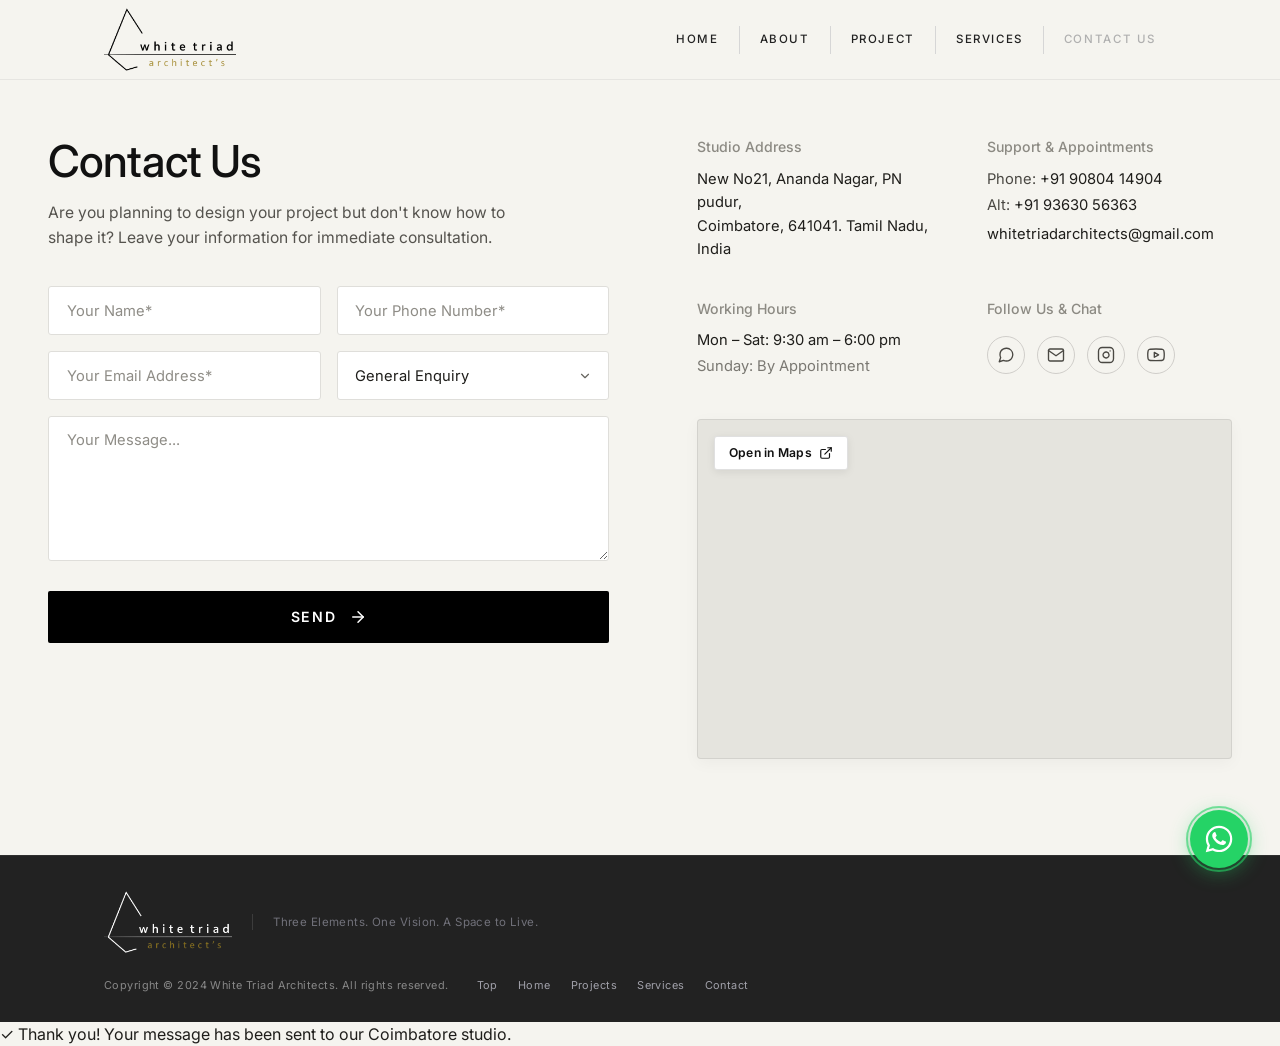
<file: contact.html>
<!DOCTYPE html>
<html lang="en">
<head>
  <meta charset="UTF-8">
  <meta name="viewport" content="width=device-width, initial-scale=1.0">
  <meta http-equiv="X-UA-Compatible" content="ie=edge">
  
  <title>Contact Us — White Triad Architects</title>
  <meta name="description" content="Connect with White Triad Architects at our studio in PN pudur, Coimbatore, Tamil Nadu. Leave your project requirements for an immediate architectural consultation.">
  <meta name="keywords" content="White Triad Architects, Coimbatore architects, PN pudur architecture, interior designers Coimbatore, contact White Triad">
  <meta name="author" content="White Triad Architects">
  
  <!-- Open Graph -->
  <meta property="og:type" content="website">
  <meta property="og:title" content="Contact Us — White Triad Architects">
  <meta property="og:description" content="Are you planning to design your project but don't know how to shape it? Leave your information for immediate consultation.">
  <meta property="og:image" content="assets/images/hero-ai-4k.webp">
  
  <link rel="icon" type="image/svg+xml" href="favicon.svg">
  <link rel="icon" type="image/png" sizes="32x32" href="favicon.png">
  <link rel="shortcut icon" href="favicon.ico">
  <link rel="apple-touch-icon" sizes="180x180" href="apple-touch-icon.png">
  
  <!-- Google Fonts: Inter & Outfit -->
  <link rel="preconnect" href="https://fonts.googleapis.com">
  <link rel="preconnect" href="https://fonts.gstatic.com" crossorigin>
  <link href="https://fonts.googleapis.com/css2?family=Cinzel:wght@500;600;700&family=Inter:wght@300;400;500;600;700&family=Plus+Jakarta+Sans:wght@400;500;600;700&display=swap" rel="stylesheet">

  <link rel="stylesheet" href="styles.css">
</head>
<body class="gravity-contact-body">

  <!-- ================= Site Header ================= -->
  <header class="site-header" id="top">
    <div class="header-container">
      <a href="index.html" class="site-logo brand-logo-wrap" aria-label="White Triad Architects Home">
        <img src="assets/images/logo.png" alt="White Triad Architects" class="site-brand-logo-img" width="132" height="64">
      </a>

      <!-- Desktop Navigation with Vertical Dividers -->
      <nav class="desktop-nav" aria-label="Main Navigation">
        <a href="index.html" class="nav-link">HOME</a>
        <span class="nav-divider" aria-hidden="true"></span>
        <a href="index.html#about" class="nav-link">ABOUT</a>
        <span class="nav-divider" aria-hidden="true"></span>
        <a href="projects.html" class="nav-link">PROJECT</a>
        <span class="nav-divider" aria-hidden="true"></span>
        <a href="services.html" class="nav-link">SERVICES</a>
        <span class="nav-divider" aria-hidden="true"></span>
        <a href="contact.html" class="nav-link active">CONTACT US</a>
      </nav>

      <!-- Mobile Hamburger Button -->
      <button class="mobile-toggle" aria-label="Open Navigation Menu">
        <svg viewBox="0 0 24 24" fill="none" stroke="currentColor" stroke-width="1.8" stroke-linecap="round" stroke-linejoin="round">
          <line x1="3" y1="7" x2="21" y2="7"></line>
          <line x1="3" y1="12" x2="21" y2="12"></line>
          <line x1="3" y1="17" x2="21" y2="17"></line>
        </svg>
      </button>
    </div>
  </header>

  <!-- Mobile Navigation Drawer -->
  <div class="drawer-backdrop" aria-hidden="true"></div>
  <aside class="mobile-drawer" aria-label="Mobile Navigation Drawer">
    <div class="drawer-header">
      <a href="index.html" class="site-logo brand-logo-wrap" aria-label="White Triad Architects Home">
        <img src="assets/images/logo.png" alt="White Triad Architects" class="site-brand-logo-img" width="132" height="64">
      </a>
      <button class="drawer-close" aria-label="Close Navigation Menu">
        <svg width="20" height="20" viewBox="0 0 24 24" fill="none" stroke="currentColor" stroke-width="2" stroke-linecap="round" stroke-linejoin="round">
          <line x1="18" y1="6" x2="6" y2="18"></line>
          <line x1="6" y1="6" x2="18" y2="18"></line>
        </svg>
      </button>
    </div>
    <nav class="drawer-nav">
      <a href="index.html" class="drawer-link">HOME</a>
      <a href="index.html#about" class="drawer-link">ABOUT</a>
      <a href="projects.html" class="drawer-link">PROJECT</a>
      <a href="services.html" class="drawer-link">SERVICES</a>
      <a href="contact.html" class="drawer-link active">CONTACT US</a>
      <a href="#gravity-contact-form" class="inquiry-btn trigger-inquiry" style="margin-top: 1rem; text-align: center; text-decoration: none;">GET IN TOUCH</a>
    </nav>
  </aside>

  <!-- ================= Main Contact Layout ================= -->
  <main class="gravity-main-wrap">
    <div class="gravity-content-container">
      <div class="gravity-layout-grid">
        
        <!-- LEFT COLUMN: Contact Form -->
        <section class="gravity-form-column" aria-labelledby="contact-heading">
          <div class="gravity-form-header">
            <h1 class="gravity-form-title" id="contact-heading">Contact Us</h1>
            <p class="gravity-form-subtitle">
              Are you planning to design your project but don't know how to shape it? Leave your information for immediate consultation.
            </p>
          </div>

          <form id="gravity-contact-form" class="gravity-form" novalidate>
            <!-- Row 1: Name and Phone -->
            <div class="gravity-form-row">
              <div class="gravity-field-group">
                <input 
                  type="text" 
                  id="user-name" 
                  name="name" 
                  class="gravity-input" 
                  placeholder="Your Name*" 
                  required 
                  autocomplete="name"
                >
              </div>
              <div class="gravity-field-group">
                <input 
                  type="tel" 
                  id="user-phone" 
                  name="phone" 
                  class="gravity-input" 
                  placeholder="Your Phone Number*" 
                  required 
                  autocomplete="tel"
                >
              </div>
            </div>

            <!-- Row 2: Email and Enquiry Dropdown -->
            <div class="gravity-form-row">
              <div class="gravity-field-group">
                <input 
                  type="email" 
                  id="user-email" 
                  name="email" 
                  class="gravity-input" 
                  placeholder="Your Email Address*" 
                  required 
                  autocomplete="email"
                >
              </div>
              <div class="gravity-field-group gravity-select-wrap">
                <select id="user-enquiry" name="enquiry_type" class="gravity-select">
                  <option value="General Enquiry" selected>General Enquiry</option>
                  <option value="Residential Architecture">Residential Architecture</option>
                  <option value="Home Interior Solutions">Home Interior Solutions</option>
                  <option value="Commercial & Office Space">Commercial &amp; Office Space</option>
                  <option value="Landscape & Elevation">Landscape &amp; Elevation</option>
                  <option value="Turnkey Project Management">Turnkey Project Management</option>
                </select>
                <div class="gravity-select-arrow" aria-hidden="true">
                  <svg width="14" height="14" viewBox="0 0 24 24" fill="none" stroke="currentColor" stroke-width="2" stroke-linecap="round" stroke-linejoin="round">
                    <polyline points="6 9 12 15 18 9"></polyline>
                  </svg>
                </div>
              </div>
            </div>

            <!-- Row 3: Message Textarea -->
            <div class="gravity-field-group">
              <textarea 
                id="user-message" 
                name="message" 
                class="gravity-textarea" 
                placeholder="Your Message..." 
                rows="6" 
                required
              ></textarea>
            </div>

            <!-- Row 4: Submit Button (Exact Black Block Match) -->
            <button type="submit" class="gravity-send-btn" id="gravity-submit-btn">
              <span class="btn-text">SEND</span>
              <svg class="btn-arrow" width="18" height="18" viewBox="0 0 24 24" fill="none" stroke="currentColor" stroke-width="2" stroke-linecap="round" stroke-linejoin="round">
                <line x1="5" y1="12" x2="19" y2="12"></line>
                <polyline points="12 5 19 12 12 19"></polyline>
              </svg>
            </button>
          </form>
        </section>

        <!-- RIGHT COLUMN: Details Grid & Interactive Map -->
        <section class="gravity-info-column" aria-label="Studio Information and Location">
          
          <!-- 2x2 Details Grid (Exact Mockup Match) -->
          <div class="gravity-details-grid">
            
            <!-- Cell 1: Address -->
            <div class="gravity-info-cell">
              <h2 class="gravity-cell-label">Studio Address</h2>
              <address class="gravity-cell-text not-italic">
                New No21, Ananda Nagar, PN pudur,<br>
                Coimbatore, 641041. Tamil Nadu, India
              </address>
            </div>

            <!-- Cell 2: Support & Direct Enquiries -->
            <div class="gravity-info-cell">
              <h2 class="gravity-cell-label">Support &amp; Appointments</h2>
              <div class="gravity-cell-text">
                <div class="gravity-contact-item">
                  <span class="gravity-item-title">Phone:</span> 
                  <a href="tel:+919080414904" class="gravity-link">+91 90804 14904</a>
                </div>
                <div class="gravity-contact-item">
                  <span class="gravity-item-title">Alt:</span> 
                  <a href="tel:+919363056363" class="gravity-link">+91 93630 56363</a>
                </div>
                <div class="gravity-contact-item" style="margin-top: 0.35rem;">
                  <a href="mailto:whitetriadarchitects@gmail.com" class="gravity-link">whitetriadarchitects@gmail.com</a>
                </div>
              </div>
            </div>

            <!-- Cell 3: Working Hours -->
            <div class="gravity-info-cell">
              <h2 class="gravity-cell-label">Working Hours</h2>
              <div class="gravity-cell-text">
                <p>Mon – Sat: 9:30 am – 6:00 pm</p>
                <p class="gravity-muted-line">Sunday: By Appointment</p>
              </div>
            </div>

            <!-- Cell 4: Follow Us on Social Media -->
            <div class="gravity-info-cell">
              <h2 class="gravity-cell-label">Follow Us &amp; Chat</h2>
              <div class="gravity-social-circles">
                <!-- WhatsApp -->
                <a href="https://wa.me/919080414904" target="_blank" rel="noopener noreferrer" class="gravity-social-btn" aria-label="Chat on WhatsApp">
                  <svg width="18" height="18" viewBox="0 0 24 24" fill="none" stroke="currentColor" stroke-width="1.8" stroke-linecap="round" stroke-linejoin="round">
                    <path d="M21 11.5a8.38 8.38 0 0 1-.9 3.8 8.5 8.5 0 0 1-7.6 4.7 8.38 8.38 0 0 1-3.8-.9L3 21l1.9-5.7a8.38 8.38 0 0 1-.9-3.8 8.5 8.5 0 0 1 4.7-7.6 8.38 8.38 0 0 1 3.8-.9h.5a8.48 8.48 0 0 1 8 8v.5z"></path>
                  </svg>
                </a>
                <!-- Email -->
                <a href="mailto:whitetriadarchitects@gmail.com" class="gravity-social-btn" aria-label="Send Email">
                  <svg width="18" height="18" viewBox="0 0 24 24" fill="none" stroke="currentColor" stroke-width="1.8" stroke-linecap="round" stroke-linejoin="round">
                    <path d="M4 4h16c1.1 0 2 .9 2 2v12c0 1.1-.9 2-2 2H4c-1.1 0-2-.9-2-2V6c0-1.1.9-2 2-2z"></path>
                    <polyline points="22,6 12,13 2,6"></polyline>
                  </svg>
                </a>
                <!-- Instagram -->
                <a href="https://instagram.com" target="_blank" rel="noopener noreferrer" class="gravity-social-btn" aria-label="Follow us on Instagram">
                  <svg width="18" height="18" viewBox="0 0 24 24" fill="none" stroke="currentColor" stroke-width="1.8" stroke-linecap="round" stroke-linejoin="round">
                    <rect x="2" y="2" width="20" height="20" rx="5" ry="5"></rect>
                    <path d="M16 11.37A4 4 0 1 1 12.63 8 4 4 0 0 1 16 11.37z"></path>
                    <line x1="17.5" y1="6.5" x2="17.51" y2="6.5"></line>
                  </svg>
                </a>
                <!-- YouTube -->
                <a href="https://youtube.com" target="_blank" rel="noopener noreferrer" class="gravity-social-btn" aria-label="Watch our YouTube channel">
                  <svg width="18" height="18" viewBox="0 0 24 24" fill="none" stroke="currentColor" stroke-width="1.8" stroke-linecap="round" stroke-linejoin="round">
                    <path d="M22.54 6.42a2.78 2.78 0 0 0-1.94-2C18.88 4 12 4 12 4s-6.88 0-8.6.46a2.78 2.78 0 0 0-1.94 2A29 29 0 0 0 1 11.75a29 29 0 0 0 .46 5.33A2.78 2.78 0 0 0 3.4 19c1.72.46 8.6.46 8.6.46s6.88 0 8.6-.46a2.78 2.78 0 0 0 1.94-2 29 29 0 0 0 .46-5.25 29 29 0 0 0-.46-5.33z"></path>
                    <polygon points="9.75 15.02 15.5 11.75 9.75 8.48 9.75 15.02"></polygon>
                  </svg>
                </a>
              </div>
            </div>

          </div>

          <!-- Interactive Map Container (Exact Mockup Match) -->
          <div class="gravity-map-frame-wrap">
            <!-- Floating "Open in Maps" Button in top-left -->
            <a 
              href="https://maps.google.com/?q=New+No21,+Ananda+Nagar,+PN+pudur,+Coimbatore,+641041" 
              target="_blank" 
              rel="noopener noreferrer" 
              class="gravity-open-maps-btn"
              title="Open location in Google Maps"
            >
              <span>Open in Maps</span>
              <svg width="14" height="14" viewBox="0 0 24 24" fill="none" stroke="currentColor" stroke-width="2" stroke-linecap="round" stroke-linejoin="round">
                <path d="M18 13v6a2 2 0 0 1-2 2H5a2 2 0 0 1-2-2V8a2 2 0 0 1 2-2h6"></path>
                <polyline points="15 3 21 3 21 9"></polyline>
                <line x1="10" y1="14" x2="21" y2="3"></line>
              </svg>
            </a>

            <!-- Google Map Embed (Centered on PN Pudur, Coimbatore 641041) -->
            <iframe 
              src="https://www.google.com/maps/embed?pb=!1m18!1m12!1m3!1d15664.846399086438!2d76.9152!3d11.0185!2m3!1f0!2f0!3f0!3m2!1i1024!2i768!4f13.1!3m3!1m2!1s0x3ba8591f4229b469%3A0xbcf0407fcf8f0f8a!2sP+N+Pudur%2C+Coimbatore%2C+Tamil+Nadu+641041!5e0!3m2!1sen!2sin!4v1700000000000!5m2!1sen!2sin" 
              class="gravity-map-iframe" 
              allowfullscreen="" 
              loading="lazy" 
              referrerpolicy="no-referrer-when-downgrade"
              title="White Triad Architects Coimbatore Studio Map"
            ></iframe>
          </div>

        </section>

      </div>
    </div>
  </main>

  <!-- ================= Site Footer ================= -->
  <footer class="site-footer">
    <div class="footer-container">
      <div class="footer-brand-wrap">
        <a href="index.html" class="footer-logo-link" aria-label="White Triad Architects Home">
          <picture>
            <source type="image/webp" srcset="assets/images/logo-white.webp">
            <img src="assets/images/logo-white.png" alt="White Triad Architects" class="footer-brand-logo-img" width="132" height="64" loading="lazy">
          </picture>
        </a>
        <span class="footer-tagline">Three Elements. One Vision. A Space to Live.</span>
      </div>
      <div class="footer-meta-wrap">
        <span class="footer-copy">Copyright &copy; 2024 White Triad Architects. All rights reserved.</span>
        <div class="footer-links">
          <a href="#top">Top</a>
          <a href="index.html">Home</a>
          <a href="projects.html">Projects</a>
          <a href="services.html">Services</a>
          <a href="contact.html">Contact</a>
        </div>
      </div>
    </div>
  </footer>

  <!-- Notification Toast -->
  <div id="toast-msg" class="toast" role="status" aria-live="polite">
    <span class="toast-icon">✓</span>
    <span class="toast-text">Thank you! Your message has been sent to our Coimbatore studio.</span>
  </div>

  <!-- Floating WhatsApp Action Button -->
  <a 
    href="https://wa.me/919080414904?text=Hello%20White%20Triad%20Architects,%20I%20would%20like%20to%20inquire%20about%20a%20project." 
    target="_blank" 
    rel="noopener noreferrer" 
    class="floating-whatsapp-btn" 
    aria-label="Chat with White Triad Architects on WhatsApp"
    title="Chat with us on WhatsApp"
  >
    <span class="whatsapp-tooltip">Chat with us</span>
    <svg class="whatsapp-icon" viewBox="0 0 24 24" fill="currentColor" width="30" height="30" aria-hidden="true">
      <path d="M12.04 2c-5.46 0-9.91 4.45-9.91 9.91 0 1.75.46 3.45 1.32 4.95L2.05 22l5.25-1.38c1.45.79 3.08 1.21 4.74 1.21 5.46 0 9.91-4.45 9.91-9.91 0-2.65-1.03-5.14-2.9-7.01A9.816 9.816 0 0 0 12.04 2zm.01 1.67c2.2 0 4.26.86 5.82 2.42a8.225 8.225 0 0 1 2.41 5.83c0 4.54-3.7 8.24-8.24 8.24-1.48 0-2.93-.4-4.2-1.15l-.3-.18-3.12.82.83-3.04-.2-.31a8.196 8.196 0 0 1-1.26-4.38c0-4.54 3.7-8.24 8.24-8.24h-.18zm-3.56 3.39c-.2 0-.44.07-.67.33-.23.26-.88.86-.88 2.1 0 1.24.9 2.44 1.03 2.61.13.17 1.74 2.76 4.29 3.78.61.24 1.09.39 1.46.5.61.19 1.17.16 1.61.1.49-.07 1.5-.61 1.71-1.2.21-.59.21-1.1.15-1.2-.06-.1-.23-.17-.49-.3-.26-.13-1.5-.74-1.73-.83-.23-.09-.4-.13-.57.13-.17.26-.66.83-.81 1-.15.17-.3.19-.56.06-.26-.13-1.1-.41-2.1-1.3-.78-.7-1.31-1.56-1.46-1.82-.15-.26-.02-.4.11-.53.12-.12.26-.31.39-.46.13-.15.17-.26.26-.43.09-.17.04-.33-.02-.46-.06-.13-.57-1.37-.78-1.88-.2-.49-.41-.43-.57-.44l-.49-.01z"/>
    </svg>
    <span class="whatsapp-ping" aria-hidden="true"></span>
  </a>

  <script src="script.js"></script>
</body>
</html>
</file>
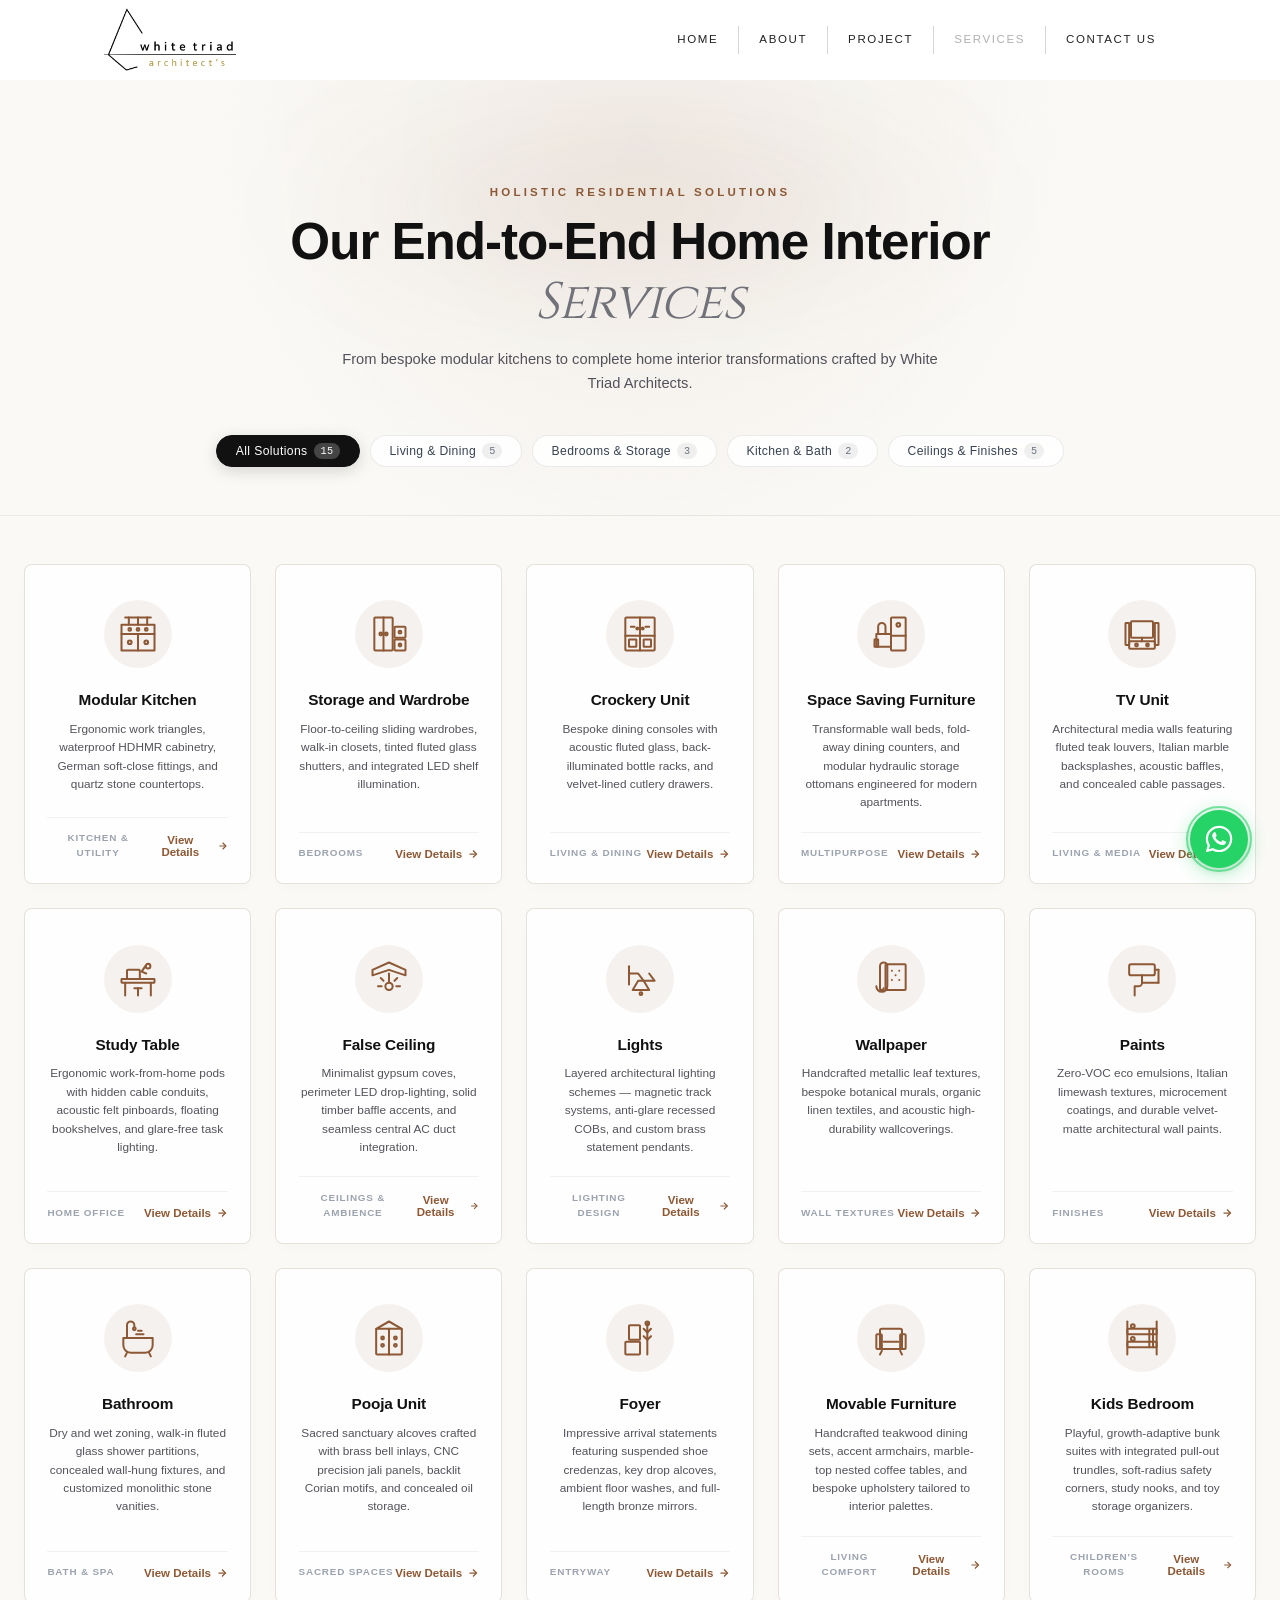
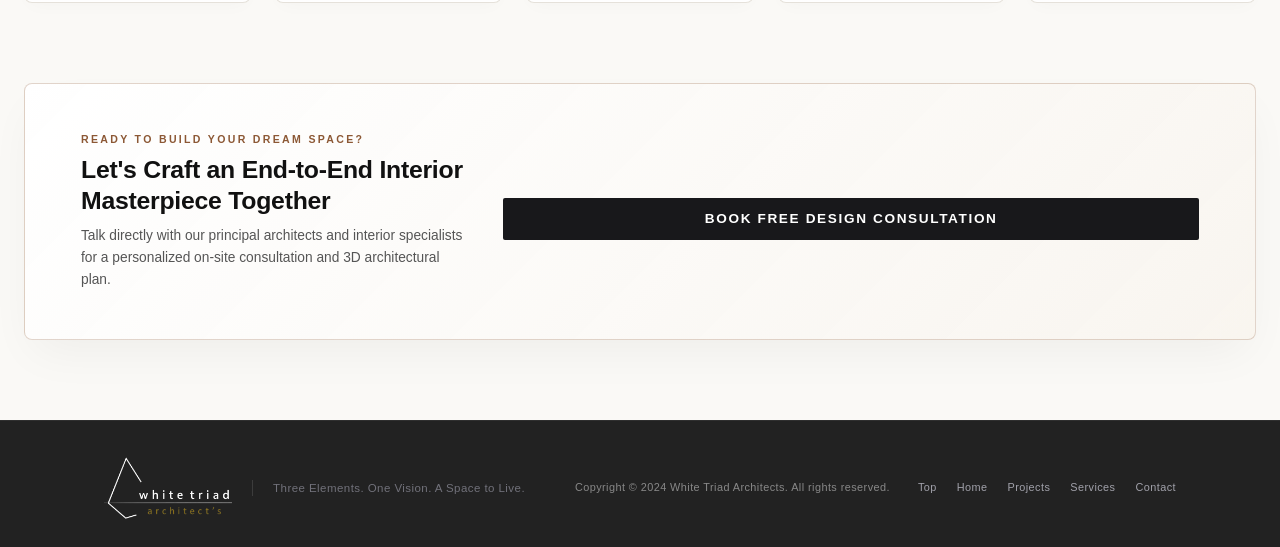
<file: services.html>
<!DOCTYPE html>
<html lang="en">
<head>
  <meta charset="UTF-8">
  <meta name="viewport" content="width=device-width, initial-scale=1.0">
  <meta http-equiv="X-UA-Compatible" content="ie=edge">
  
  <title>Services — White Triad Architects & Interior Design</title>
  <meta name="description" content="Explore White Triad Architects' holistic residential interior solutions — from modular kitchens and luxury wardrobes to complete bespoke home transformations.">
  <meta name="keywords" content="White Triad Architects, home interior services, modular kitchen, luxury wardrobes, false ceiling, architectural lighting, Kerala interior design">
  <meta name="author" content="White Triad Architects">
  
  <!-- Open Graph -->
  <meta property="og:type" content="website">
  <meta property="og:title" content="Our End-to-End Home Interior Services — White Triad Architects">
  <meta property="og:description" content="Holistic residential solutions: from bespoke modular kitchens to complete home interior transformations.">
  <meta property="og:image" content="assets/images/hero-ai-4k.jpg">
  
  <link rel="icon" type="image/svg+xml" href="favicon.svg">
  <link rel="icon" type="image/png" sizes="32x32" href="favicon.png">
  <link rel="shortcut icon" href="favicon.ico">
  <link rel="apple-touch-icon" sizes="180x180" href="apple-touch-icon.png">
  
  <!-- Google Fonts: Cinzel & Inter -->
  <link rel="preconnect" href="https://fonts.googleapis.com">
  <link rel="preconnect" href="https://fonts.gstatic.com" crossorigin>
  <link href="https://fonts.googleapis.com/css2?family=Cinzel:wght@400;500;600;700&display=swap" rel="stylesheet">

  <link rel="stylesheet" href="styles.css">
</head>
<body class="services-page-body">

  <!-- ================= Site Header ================= -->
  <header class="site-header" id="top">
    <div class="header-container">
      <a href="index.html" class="site-logo brand-logo-wrap" aria-label="White Triad Architects Home">
        <img src="assets/images/logo.png" alt="White Triad Architects" class="site-brand-logo-img" width="132" height="64">
      </a>

      <!-- Desktop Navigation with Vertical Dividers -->
      <nav class="desktop-nav" aria-label="Main Navigation">
        <a href="index.html" class="nav-link">HOME</a>
        <span class="nav-divider" aria-hidden="true"></span>
        <a href="index.html#about" class="nav-link">ABOUT</a>
        <span class="nav-divider" aria-hidden="true"></span>
        <a href="projects.html" class="nav-link">PROJECT</a>
        <span class="nav-divider" aria-hidden="true"></span>
        <a href="services.html" class="nav-link active">SERVICES</a>
        <span class="nav-divider" aria-hidden="true"></span>
        <a href="contact.html" class="nav-link">CONTACT US</a>
      </nav>

      <!-- Mobile Hamburger Button -->
      <button class="mobile-toggle" aria-label="Open Navigation Menu">
        <svg viewBox="0 0 24 24" fill="none" stroke="currentColor" stroke-width="1.8" stroke-linecap="round" stroke-linejoin="round">
          <line x1="3" y1="7" x2="21" y2="7"></line>
          <line x1="3" y1="12" x2="21" y2="12"></line>
          <line x1="3" y1="17" x2="21" y2="17"></line>
        </svg>
      </button>
    </div>
  </header>

  <!-- Mobile Navigation Drawer -->
  <div class="drawer-backdrop" aria-hidden="true"></div>
  <aside class="mobile-drawer" aria-label="Mobile Navigation Drawer">
    <div class="drawer-header">
      <a href="index.html" class="site-logo brand-logo-wrap" aria-label="White Triad Architects Home">
        <img src="assets/images/logo.png" alt="White Triad Architects" class="site-brand-logo-img" width="132" height="64">
      </a>
      <button class="drawer-close" aria-label="Close Navigation Menu">
        <svg width="20" height="20" viewBox="0 0 24 24" fill="none" stroke="currentColor" stroke-width="2" stroke-linecap="round" stroke-linejoin="round">
          <line x1="18" y1="6" x2="6" y2="18"></line>
          <line x1="6" y1="6" x2="18" y2="18"></line>
        </svg>
      </button>
    </div>
    <nav class="drawer-nav">
      <a href="index.html" class="drawer-link">HOME</a>
      <a href="index.html#about" class="drawer-link">ABOUT</a>
      <a href="projects.html" class="drawer-link">PROJECT</a>
      <a href="services.html" class="drawer-link active">SERVICES</a>
      <a href="contact.html" class="drawer-link">CONTACT US</a>
      <button class="inquiry-btn trigger-inquiry" style="margin-top: 1rem;">GET IN TOUCH</button>
    </nav>
  </aside>

  <!-- ================= Services Page Hero Header ================= -->
  <main class="services-main-content">
    
    <header class="services-hero-header">
      <div class="services-hero-ambient" aria-hidden="true"></div>
      <div class="services-header-container">
        <span class="services-hero-eyebrow">HOLISTIC RESIDENTIAL SOLUTIONS</span>
        <h1 class="services-hero-title">Our End-to-End Home Interior <span class="title-accent-italic">Services</span></h1>
        <p class="services-hero-subtitle">From bespoke modular kitchens to complete home interior transformations crafted by White Triad Architects.</p>
        
        <!-- Interactive Category Filter Bar -->
        <div class="services-filter-bar" role="tablist" aria-label="Filter Services by Category">
          <button class="service-filter-btn active" data-filter="all" role="tab" aria-selected="true">
            All Solutions <span class="filter-count">15</span>
          </button>
          <button class="service-filter-btn" data-filter="living" role="tab" aria-selected="false">
            Living &amp; Dining <span class="filter-count">5</span>
          </button>
          <button class="service-filter-btn" data-filter="bedrooms" role="tab" aria-selected="false">
            Bedrooms &amp; Storage <span class="filter-count">3</span>
          </button>
          <button class="service-filter-btn" data-filter="kitchen" role="tab" aria-selected="false">
            Kitchen &amp; Bath <span class="filter-count">2</span>
          </button>
          <button class="service-filter-btn" data-filter="finishes" role="tab" aria-selected="false">
            Ceilings &amp; Finishes <span class="filter-count">5</span>
          </button>
        </div>
      </div>
    </header>

    <!-- ================= 15 Services Grid ================= -->
    <section class="services-grid-section">
      <div class="services-container">
        
        <div class="services-grid" id="services-grid">

          <!-- 01: Modular Kitchen -->
          <article class="service-card" data-category="kitchen" data-service-id="modular-kitchen">
            <div class="service-card-glow" aria-hidden="true"></div>
            <div class="service-icon-wrap" aria-hidden="true">
              <!-- Modular Kitchen Icon -->
              <svg viewBox="0 0 48 48" fill="none" stroke="currentColor" stroke-width="2.2" stroke-linecap="round" stroke-linejoin="round">
                <path d="M6 14h36v28H6z"></path>
                <path d="M6 24h36"></path>
                <path d="M24 24v18"></path>
                <circle cx="15" cy="33" r="2"></circle>
                <circle cx="33" cy="33" r="2"></circle>
                <path d="M14 6v8"></path>
                <path d="M24 6v8"></path>
                <path d="M34 6v8"></path>
                <path d="M10 6h28"></path>
                <circle cx="15" cy="19" r="1.5"></circle>
                <circle cx="24" cy="19" r="1.5"></circle>
                <circle cx="33" cy="19" r="1.5"></circle>
              </svg>
            </div>
            <h3 class="service-card-title">Modular Kitchen</h3>
            <p class="service-card-brief">Ergonomic work triangles, waterproof HDHMR cabinetry, German soft-close fittings, and quartz stone countertops.</p>
            <div class="service-card-footer">
              <span class="service-cat-pill">Kitchen &amp; Utility</span>
              <button class="service-explore-btn" aria-label="Explore Modular Kitchen details">
                <span>View Details</span>
                <svg width="12" height="12" viewBox="0 0 24 24" fill="none" stroke="currentColor" stroke-width="2.5"><line x1="5" y1="12" x2="19" y2="12"></line><polyline points="12 5 19 12 12 19"></polyline></svg>
              </button>
            </div>
          </article>

          <!-- 02: Storage and Wardrobe -->
          <article class="service-card" data-category="bedrooms" data-service-id="storage-wardrobe">
            <div class="service-card-glow" aria-hidden="true"></div>
            <div class="service-icon-wrap" aria-hidden="true">
              <!-- Wardrobe & Storage Icon -->
              <svg viewBox="0 0 48 48" fill="none" stroke="currentColor" stroke-width="2.2" stroke-linecap="round" stroke-linejoin="round">
                <rect x="8" y="6" width="20" height="36" rx="1"></rect>
                <line x1="18" y1="6" x2="18" y2="42"></line>
                <circle cx="15" cy="24" r="1.5"></circle>
                <circle cx="21" cy="24" r="1.5"></circle>
                <rect x="30" y="16" width="12" height="12" rx="1"></rect>
                <rect x="30" y="30" width="12" height="12" rx="1"></rect>
                <circle cx="36" cy="22" r="1.5"></circle>
                <circle cx="36" cy="36" r="1.5"></circle>
              </svg>
            </div>
            <h3 class="service-card-title">Storage and Wardrobe</h3>
            <p class="service-card-brief">Floor-to-ceiling sliding wardrobes, walk-in closets, tinted fluted glass shutters, and integrated LED shelf illumination.</p>
            <div class="service-card-footer">
              <span class="service-cat-pill">Bedrooms</span>
              <button class="service-explore-btn" aria-label="Explore Storage and Wardrobe details">
                <span>View Details</span>
                <svg width="12" height="12" viewBox="0 0 24 24" fill="none" stroke="currentColor" stroke-width="2.5"><line x1="5" y1="12" x2="19" y2="12"></line><polyline points="12 5 19 12 12 19"></polyline></svg>
              </button>
            </div>
          </article>

          <!-- 03: Crockery Unit -->
          <article class="service-card" data-category="living" data-service-id="crockery-unit">
            <div class="service-card-glow" aria-hidden="true"></div>
            <div class="service-icon-wrap" aria-hidden="true">
              <!-- Crockery Display Cabinet Icon -->
              <svg viewBox="0 0 48 48" fill="none" stroke="currentColor" stroke-width="2.2" stroke-linecap="round" stroke-linejoin="round">
                <rect x="8" y="6" width="32" height="36" rx="1"></rect>
                <line x1="8" y1="26" x2="40" y2="26"></line>
                <line x1="24" y1="6" x2="24" y2="42"></line>
                <path d="M14 16h4"></path>
                <path d="M30 16h4"></path>
                <rect x="12" y="30" width="8" height="8" rx="0.5"></rect>
                <rect x="28" y="30" width="8" height="8" rx="0.5"></rect>
                <circle cx="21" cy="18" r="1"></circle>
                <circle cx="27" cy="18" r="1"></circle>
              </svg>
            </div>
            <h3 class="service-card-title">Crockery Unit</h3>
            <p class="service-card-brief">Bespoke dining consoles with acoustic fluted glass, back-illuminated bottle racks, and velvet-lined cutlery drawers.</p>
            <div class="service-card-footer">
              <span class="service-cat-pill">Living &amp; Dining</span>
              <button class="service-explore-btn" aria-label="Explore Crockery Unit details">
                <span>View Details</span>
                <svg width="12" height="12" viewBox="0 0 24 24" fill="none" stroke="currentColor" stroke-width="2.5"><line x1="5" y1="12" x2="19" y2="12"></line><polyline points="12 5 19 12 12 19"></polyline></svg>
              </button>
            </div>
          </article>

          <!-- 04: Space Saving Furniture -->
          <article class="service-card" data-category="living" data-service-id="space-saving-furniture">
            <div class="service-card-glow" aria-hidden="true"></div>
            <div class="service-icon-wrap" aria-hidden="true">
              <!-- Space Saving Furniture Icon -->
              <svg viewBox="0 0 48 48" fill="none" stroke="currentColor" stroke-width="2.2" stroke-linecap="round" stroke-linejoin="round">
                <rect x="24" y="6" width="16" height="36" rx="1"></rect>
                <path d="M8 24h16v14H8z"></path>
                <path d="M10 24v-8a4 4 0 0 1 8 0v8"></path>
                <path d="M6 30h4v8H6z"></path>
                <circle cx="32" cy="14" r="2"></circle>
                <line x1="24" y1="26" x2="40" y2="26"></line>
              </svg>
            </div>
            <h3 class="service-card-title">Space Saving Furniture</h3>
            <p class="service-card-brief">Transformable wall beds, fold-away dining counters, and modular hydraulic storage ottomans engineered for modern apartments.</p>
            <div class="service-card-footer">
              <span class="service-cat-pill">Multipurpose</span>
              <button class="service-explore-btn" aria-label="Explore Space Saving Furniture details">
                <span>View Details</span>
                <svg width="12" height="12" viewBox="0 0 24 24" fill="none" stroke="currentColor" stroke-width="2.5"><line x1="5" y1="12" x2="19" y2="12"></line><polyline points="12 5 19 12 12 19"></polyline></svg>
              </button>
            </div>
          </article>

          <!-- 05: TV Unit -->
          <article class="service-card" data-category="living" data-service-id="tv-unit">
            <div class="service-card-glow" aria-hidden="true"></div>
            <div class="service-icon-wrap" aria-hidden="true">
              <!-- TV Unit Icon -->
              <svg viewBox="0 0 48 48" fill="none" stroke="currentColor" stroke-width="2.2" stroke-linecap="round" stroke-linejoin="round">
                <rect x="12" y="10" width="24" height="18" rx="1"></rect>
                <rect x="10" y="32" width="28" height="8" rx="1"></rect>
                <line x1="24" y1="28" x2="24" y2="32"></line>
                <rect x="6" y="12" width="4" height="24" rx="0.5"></rect>
                <rect x="38" y="12" width="4" height="24" rx="0.5"></rect>
                <circle cx="18" cy="36" r="1.5"></circle>
                <circle cx="30" cy="36" r="1.5"></circle>
              </svg>
            </div>
            <h3 class="service-card-title">TV Unit</h3>
            <p class="service-card-brief">Architectural media walls featuring fluted teak louvers, Italian marble backsplashes, acoustic baffles, and concealed cable passages.</p>
            <div class="service-card-footer">
              <span class="service-cat-pill">Living &amp; Media</span>
              <button class="service-explore-btn" aria-label="Explore TV Unit details">
                <span>View Details</span>
                <svg width="12" height="12" viewBox="0 0 24 24" fill="none" stroke="currentColor" stroke-width="2.5"><line x1="5" y1="12" x2="19" y2="12"></line><polyline points="12 5 19 12 12 19"></polyline></svg>
              </button>
            </div>
          </article>

          <!-- 06: Study Table -->
          <article class="service-card" data-category="bedrooms" data-service-id="study-table">
            <div class="service-card-glow" aria-hidden="true"></div>
            <div class="service-icon-wrap" aria-hidden="true">
              <!-- Study Table & Workstation Icon -->
              <svg viewBox="0 0 48 48" fill="none" stroke="currentColor" stroke-width="2.2" stroke-linecap="round" stroke-linejoin="round">
                <rect x="6" y="24" width="36" height="4" rx="0.5"></rect>
                <line x1="10" y1="28" x2="10" y2="42"></line>
                <line x1="38" y1="28" x2="38" y2="42"></line>
                <rect x="12" y="14" width="14" height="10" rx="1"></rect>
                <path d="M32 10l-4 6 5 2"></path>
                <circle cx="35" cy="10" r="2.5"></circle>
                <path d="M20 34h8"></path>
                <line x1="24" y1="34" x2="24" y2="42"></line>
              </svg>
            </div>
            <h3 class="service-card-title">Study Table</h3>
            <p class="service-card-brief">Ergonomic work-from-home pods with hidden cable conduits, acoustic felt pinboards, floating bookshelves, and glare-free task lighting.</p>
            <div class="service-card-footer">
              <span class="service-cat-pill">Home Office</span>
              <button class="service-explore-btn" aria-label="Explore Study Table details">
                <span>View Details</span>
                <svg width="12" height="12" viewBox="0 0 24 24" fill="none" stroke="currentColor" stroke-width="2.5"><line x1="5" y1="12" x2="19" y2="12"></line><polyline points="12 5 19 12 12 19"></polyline></svg>
              </button>
            </div>
          </article>

          <!-- 07: False Ceiling -->
          <article class="service-card" data-category="finishes" data-service-id="false-ceiling">
            <div class="service-card-glow" aria-hidden="true"></div>
            <div class="service-icon-wrap" aria-hidden="true">
              <!-- False Ceiling Architectural Cove Icon -->
              <svg viewBox="0 0 48 48" fill="none" stroke="currentColor" stroke-width="2.2" stroke-linecap="round" stroke-linejoin="round">
                <path d="M6 14l18-8 18 8v6l-18-6-18 6v-6z"></path>
                <line x1="24" y1="18" x2="24" y2="28"></line>
                <circle cx="24" cy="32" r="4"></circle>
                <line x1="16" y1="32" x2="12" y2="32"></line>
                <line x1="32" y1="32" x2="36" y2="32"></line>
                <line x1="18" y1="26" x2="15" y2="23"></line>
                <line x1="30" y1="26" x2="33" y2="23"></line>
              </svg>
            </div>
            <h3 class="service-card-title">False Ceiling</h3>
            <p class="service-card-brief">Minimalist gypsum coves, perimeter LED drop-lighting, solid timber baffle accents, and seamless central AC duct integration.</p>
            <div class="service-card-footer">
              <span class="service-cat-pill">Ceilings &amp; Ambience</span>
              <button class="service-explore-btn" aria-label="Explore False Ceiling details">
                <span>View Details</span>
                <svg width="12" height="12" viewBox="0 0 24 24" fill="none" stroke="currentColor" stroke-width="2.5"><line x1="5" y1="12" x2="19" y2="12"></line><polyline points="12 5 19 12 12 19"></polyline></svg>
              </button>
            </div>
          </article>

          <!-- 08: Lights -->
          <article class="service-card" data-category="finishes" data-service-id="lights">
            <div class="service-card-glow" aria-hidden="true"></div>
            <div class="service-icon-wrap" aria-hidden="true">
              <!-- Architectural Wall Sconce & Lights Icon -->
              <svg viewBox="0 0 48 48" fill="none" stroke="currentColor" stroke-width="2.2" stroke-linecap="round" stroke-linejoin="round">
                <path d="M12 10v20"></path>
                <path d="M12 18h10l6 8h12l-6-8"></path>
                <path d="M22 26l-6 10h18l-6-10z"></path>
                <circle cx="25" cy="40" r="1.5"></circle>
              </svg>
            </div>
            <h3 class="service-card-title">Lights</h3>
            <p class="service-card-brief">Layered architectural lighting schemes — magnetic track systems, anti-glare recessed COBs, and custom brass statement pendants.</p>
            <div class="service-card-footer">
              <span class="service-cat-pill">Lighting Design</span>
              <button class="service-explore-btn" aria-label="Explore Lights details">
                <span>View Details</span>
                <svg width="12" height="12" viewBox="0 0 24 24" fill="none" stroke="currentColor" stroke-width="2.5"><line x1="5" y1="12" x2="19" y2="12"></line><polyline points="12 5 19 12 12 19"></polyline></svg>
              </button>
            </div>
          </article>

          <!-- 09: Wallpaper -->
          <article class="service-card" data-category="finishes" data-service-id="wallpaper">
            <div class="service-card-glow" aria-hidden="true"></div>
            <div class="service-icon-wrap" aria-hidden="true">
              <!-- Wallpaper Roll & Pattern Icon -->
              <svg viewBox="0 0 48 48" fill="none" stroke="currentColor" stroke-width="2.2" stroke-linecap="round" stroke-linejoin="round">
                <rect x="18" y="8" width="22" height="28" rx="1"></rect>
                <path d="M8 32a6 6 0 0 0 12 0V10a4 4 0 0 0-8 0v24a2 2 0 0 0 4 0"></path>
                <path d="M25 15h.01M33 15h.01M29 20h.01M25 25h.01M33 25h.01"></path>
              </svg>
            </div>
            <h3 class="service-card-title">Wallpaper</h3>
            <p class="service-card-brief">Handcrafted metallic leaf textures, bespoke botanical murals, organic linen textiles, and acoustic high-durability wallcoverings.</p>
            <div class="service-card-footer">
              <span class="service-cat-pill">Wall Textures</span>
              <button class="service-explore-btn" aria-label="Explore Wallpaper details">
                <span>View Details</span>
                <svg width="12" height="12" viewBox="0 0 24 24" fill="none" stroke="currentColor" stroke-width="2.5"><line x1="5" y1="12" x2="19" y2="12"></line><polyline points="12 5 19 12 12 19"></polyline></svg>
              </button>
            </div>
          </article>

          <!-- 10: Paints -->
          <article class="service-card" data-category="finishes" data-service-id="paints">
            <div class="service-card-glow" aria-hidden="true"></div>
            <div class="service-icon-wrap" aria-hidden="true">
              <!-- Paint Roller & Finishes Icon -->
              <svg viewBox="0 0 48 48" fill="none" stroke="currentColor" stroke-width="2.2" stroke-linecap="round" stroke-linejoin="round">
                <rect x="10" y="8" width="28" height="12" rx="2"></rect>
                <path d="M24 20v8a4 4 0 0 1-4 4h-4v10"></path>
                <line x1="38" y1="14" x2="42" y2="14"></line>
                <line x1="42" y1="14" x2="42" y2="28"></line>
                <line x1="42" y1="28" x2="24" y2="28"></line>
              </svg>
            </div>
            <h3 class="service-card-title">Paints</h3>
            <p class="service-card-brief">Zero-VOC eco emulsions, Italian limewash textures, microcement coatings, and durable velvet-matte architectural wall paints.</p>
            <div class="service-card-footer">
              <span class="service-cat-pill">Finishes</span>
              <button class="service-explore-btn" aria-label="Explore Paints details">
                <span>View Details</span>
                <svg width="12" height="12" viewBox="0 0 24 24" fill="none" stroke="currentColor" stroke-width="2.5"><line x1="5" y1="12" x2="19" y2="12"></line><polyline points="12 5 19 12 12 19"></polyline></svg>
              </button>
            </div>
          </article>

          <!-- 11: Bathroom -->
          <article class="service-card" data-category="kitchen" data-service-id="bathroom">
            <div class="service-card-glow" aria-hidden="true"></div>
            <div class="service-icon-wrap" aria-hidden="true">
              <!-- Bathroom Bathtub & Shower Icon -->
              <svg viewBox="0 0 48 48" fill="none" stroke="currentColor" stroke-width="2.2" stroke-linecap="round" stroke-linejoin="round">
                <path d="M8 24h32v8a8 8 0 0 1-8 8H16a8 8 0 0 1-8-8v-8z"></path>
                <path d="M12 24v-14a4 4 0 0 1 8 0v2"></path>
                <circle cx="20" cy="14" r="1.5"></circle>
                <line x1="12" y1="40" x2="10" y2="44"></line>
                <line x1="36" y1="40" x2="38" y2="44"></line>
                <path d="M24 16h4"></path>
                <path d="M22 20h8"></path>
              </svg>
            </div>
            <h3 class="service-card-title">Bathroom</h3>
            <p class="service-card-brief">Dry and wet zoning, walk-in fluted glass shower partitions, concealed wall-hung fixtures, and customized monolithic stone vanities.</p>
            <div class="service-card-footer">
              <span class="service-cat-pill">Bath &amp; Spa</span>
              <button class="service-explore-btn" aria-label="Explore Bathroom details">
                <span>View Details</span>
                <svg width="12" height="12" viewBox="0 0 24 24" fill="none" stroke="currentColor" stroke-width="2.5"><line x1="5" y1="12" x2="19" y2="12"></line><polyline points="12 5 19 12 12 19"></polyline></svg>
              </button>
            </div>
          </article>

          <!-- 12: Pooja Unit -->
          <article class="service-card" data-category="living" data-service-id="pooja-unit">
            <div class="service-card-glow" aria-hidden="true"></div>
            <div class="service-icon-wrap" aria-hidden="true">
              <!-- Sacred Pooja Mandir Alcove Icon -->
              <svg viewBox="0 0 48 48" fill="none" stroke="currentColor" stroke-width="2.2" stroke-linecap="round" stroke-linejoin="round">
                <rect x="10" y="14" width="28" height="28" rx="1"></rect>
                <path d="M10 14L24 6l14 8"></path>
                <line x1="24" y1="14" x2="24" y2="42"></line>
                <circle cx="17" cy="24" r="1.5"></circle>
                <circle cx="31" cy="24" r="1.5"></circle>
                <circle cx="17" cy="32" r="1.5"></circle>
                <circle cx="31" cy="32" r="1.5"></circle>
              </svg>
            </div>
            <h3 class="service-card-title">Pooja Unit</h3>
            <p class="service-card-brief">Sacred sanctuary alcoves crafted with brass bell inlays, CNC precision jali panels, backlit Corian motifs, and concealed oil storage.</p>
            <div class="service-card-footer">
              <span class="service-cat-pill">Sacred Spaces</span>
              <button class="service-explore-btn" aria-label="Explore Pooja Unit details">
                <span>View Details</span>
                <svg width="12" height="12" viewBox="0 0 24 24" fill="none" stroke="currentColor" stroke-width="2.5"><line x1="5" y1="12" x2="19" y2="12"></line><polyline points="12 5 19 12 12 19"></polyline></svg>
              </button>
            </div>
          </article>

          <!-- 13: Foyer -->
          <article class="service-card" data-category="living" data-service-id="foyer">
            <div class="service-card-glow" aria-hidden="true"></div>
            <div class="service-icon-wrap" aria-hidden="true">
              <!-- Entry Foyer Console Icon -->
              <svg viewBox="0 0 48 48" fill="none" stroke="currentColor" stroke-width="2.2" stroke-linecap="round" stroke-linejoin="round">
                <rect x="12" y="10" width="12" height="16" rx="1"></rect>
                <rect x="8" y="28" width="16" height="14" rx="1"></rect>
                <line x1="32" y1="8" x2="32" y2="42"></line>
                <path d="M28 14l4 4 4-4"></path>
                <path d="M28 22l4 4 4-4"></path>
                <circle cx="32" cy="8" r="2"></circle>
              </svg>
            </div>
            <h3 class="service-card-title">Foyer</h3>
            <p class="service-card-brief">Impressive arrival statements featuring suspended shoe credenzas, key drop alcoves, ambient floor washes, and full-length bronze mirrors.</p>
            <div class="service-card-footer">
              <span class="service-cat-pill">Entryway</span>
              <button class="service-explore-btn" aria-label="Explore Foyer details">
                <span>View Details</span>
                <svg width="12" height="12" viewBox="0 0 24 24" fill="none" stroke="currentColor" stroke-width="2.5"><line x1="5" y1="12" x2="19" y2="12"></line><polyline points="12 5 19 12 12 19"></polyline></svg>
              </button>
            </div>
          </article>

          <!-- 14: Movable Furniture -->
          <article class="service-card" data-category="living" data-service-id="movable-furniture">
            <div class="service-card-glow" aria-hidden="true"></div>
            <div class="service-icon-wrap" aria-hidden="true">
              <!-- Curated Designer Armchair & Sofa Icon -->
              <svg viewBox="0 0 48 48" fill="none" stroke="currentColor" stroke-width="2.2" stroke-linecap="round" stroke-linejoin="round">
                <rect x="12" y="14" width="24" height="22" rx="2"></rect>
                <rect x="8" y="20" width="6" height="16" rx="1"></rect>
                <rect x="34" y="20" width="6" height="16" rx="1"></rect>
                <line x1="14" y1="38" x2="12" y2="42"></line>
                <line x1="34" y1="38" x2="36" y2="42"></line>
                <line x1="16" y1="28" x2="32" y2="28"></line>
              </svg>
            </div>
            <h3 class="service-card-title">Movable Furniture</h3>
            <p class="service-card-brief">Handcrafted teakwood dining sets, accent armchairs, marble-top nested coffee tables, and bespoke upholstery tailored to interior palettes.</p>
            <div class="service-card-footer">
              <span class="service-cat-pill">Living Comfort</span>
              <button class="service-explore-btn" aria-label="Explore Movable Furniture details">
                <span>View Details</span>
                <svg width="12" height="12" viewBox="0 0 24 24" fill="none" stroke="currentColor" stroke-width="2.5"><line x1="5" y1="12" x2="19" y2="12"></line><polyline points="12 5 19 12 12 19"></polyline></svg>
              </button>
            </div>
          </article>

          <!-- 15: Kids Bedroom -->
          <article class="service-card" data-category="bedrooms" data-service-id="kids-bedroom">
            <div class="service-card-glow" aria-hidden="true"></div>
            <div class="service-icon-wrap" aria-hidden="true">
              <!-- Kids Bunk Bed & Adventure Bedroom Icon -->
              <svg viewBox="0 0 48 48" fill="none" stroke="currentColor" stroke-width="2.2" stroke-linecap="round" stroke-linejoin="round">
                <line x1="8" y1="6" x2="8" y2="42"></line>
                <line x1="40" y1="6" x2="40" y2="42"></line>
                <rect x="8" y="14" width="32" height="6" rx="1"></rect>
                <rect x="8" y="28" width="32" height="6" rx="1"></rect>
                <line x1="32" y1="14" x2="32" y2="34"></line>
                <line x1="36" y1="14" x2="36" y2="34"></line>
                <circle cx="14" cy="11" r="2"></circle>
                <circle cx="14" cy="25" r="2"></circle>
              </svg>
            </div>
            <h3 class="service-card-title">Kids Bedroom</h3>
            <p class="service-card-brief">Playful, growth-adaptive bunk suites with integrated pull-out trundles, soft-radius safety corners, study nooks, and toy storage organizers.</p>
            <div class="service-card-footer">
              <span class="service-cat-pill">Children's Rooms</span>
              <button class="service-explore-btn" aria-label="Explore Kids Bedroom details">
                <span>View Details</span>
                <svg width="12" height="12" viewBox="0 0 24 24" fill="none" stroke="currentColor" stroke-width="2.5"><line x1="5" y1="12" x2="19" y2="12"></line><polyline points="12 5 19 12 12 19"></polyline></svg>
              </button>
            </div>
          </article>

        </div>
      </div>
    </section>

    <!-- ================= Interactive Service Detail Modal / Drawer ================= -->
    <div class="service-detail-modal" id="service-modal" role="dialog" aria-modal="true" aria-hidden="true">
      <div class="service-modal-backdrop" aria-hidden="true"></div>
      <div class="service-modal-card">
        <button class="service-modal-close" aria-label="Close Service Details">&times;</button>
        
        <div class="service-modal-header">
          <div class="modal-icon-badge" id="modal-service-icon"></div>
          <div>
            <span class="modal-service-tag" id="modal-service-category">Holistic Solution</span>
            <h2 class="modal-service-title" id="modal-service-name">Service Title</h2>
          </div>
        </div>

        <div class="service-modal-body">
          <p class="modal-service-overview" id="modal-service-desc">Detailed service description and architectural approach will appear here.</p>

          <div class="service-specs-grid">
            <div class="spec-block">
              <span class="spec-label">Materials &amp; Hardware</span>
              <span class="spec-val" id="modal-service-materials">Bespoke German Fittings, Marine Ply, Quartz</span>
            </div>
            <div class="spec-block">
              <span class="spec-label">Execution Timeline</span>
              <span class="spec-val" id="modal-service-timeline">3 to 5 Weeks</span>
            </div>
            <div class="spec-block">
              <span class="spec-label">Warranty</span>
              <span class="spec-val" id="modal-service-warranty">10-Year Comprehensive Warranty</span>
            </div>
            <div class="spec-block">
              <span class="spec-label">Design Process</span>
              <span class="spec-val" id="modal-service-process">3D Render &bull; Factory Finish &bull; Precision Install</span>
            </div>
          </div>
        </div>

        <div class="service-modal-footer">
          <button class="service-inquire-btn" id="modal-inquire-trigger">Book Consultation for This Service &rarr;</button>
        </div>
      </div>
    </div>

    <!-- ================= Call to Action Banner ================= -->
    <section class="services-cta-section">
      <div class="services-cta-container">
        <div class="services-cta-glass-card">
          <div class="services-cta-content">
            <span class="services-cta-badge">Ready To Build Your Dream Space?</span>
            <h2 class="services-cta-heading">Let's Craft an End-to-End Interior Masterpiece Together</h2>
            <p class="services-cta-sub">Talk directly with our principal architects and interior specialists for a personalized on-site consultation and 3D architectural plan.</p>
          </div>
          <button class="inquiry-btn trigger-inquiry" style="padding: 0.85rem 2rem; font-size: 0.85rem; letter-spacing: 0.12em;">BOOK FREE DESIGN CONSULTATION</button>
        </div>
      </div>
    </section>

  </main>

  <!-- ================= Site Footer ================= -->
  <footer class="site-footer">
    <div class="footer-container">
      <div class="footer-brand-wrap">
        <a href="index.html" class="footer-logo-link" aria-label="White Triad Architects Home">
          <picture>
            <source type="image/webp" srcset="assets/images/logo-white.webp">
            <img src="assets/images/logo-white.png" alt="White Triad Architects" class="footer-brand-logo-img" width="132" height="64" loading="lazy">
          </picture>
        </a>
        <span class="footer-tagline">Three Elements. One Vision. A Space to Live.</span>
      </div>
      <div class="footer-meta-wrap">
        <span class="footer-copy">Copyright &copy; 2024 White Triad Architects. All rights reserved.</span>
        <div class="footer-links">
          <a href="#top">Top</a>
          <a href="index.html">Home</a>
          <a href="projects.html">Projects</a>
          <a href="services.html">Services</a>
          <a href="contact.html">Contact</a>
        </div>
      </div>
    </div>
  </footer>

  <!-- Client Inquiry Modal -->
  <div class="modal-overlay" id="inquiry-modal" role="dialog" aria-modal="true" aria-label="Send Inquiry Modal">
    <div class="modal-box">
      <button class="modal-close-btn" aria-label="Close Modal">&times;</button>
      
      <div class="modal-header">
        <h3 class="modal-title">Studio Consultation Inquiry</h3>
        <p class="modal-subtitle">Share your architectural or interior design vision with us.</p>
      </div>

      <form class="modal-form" id="inquiry-form">
        <div class="form-group">
          <label for="name" class="form-label">Full Name</label>
          <input type="text" id="name" class="form-input" placeholder="e.g. Nikhil Patel" required>
        </div>
        <div class="form-group">
          <label for="email" class="form-label">Email Address</label>
          <input type="email" id="email" class="form-input" placeholder="name@domain.com" required>
        </div>
        <div class="form-group">
          <label for="phone" class="form-label">Phone / WhatsApp</label>
          <input type="tel" id="phone" class="form-input" placeholder="+91 98765 43210">
        </div>
        <div class="form-group">
          <label for="project-type" class="form-label">Service / Project Type</label>
          <input type="text" id="project-type" class="form-input" placeholder="e.g. Modular Kitchen / Complete Home Interior">
        </div>
        <div class="form-group">
          <label for="message" class="form-label">Project Overview</label>
          <textarea id="message" class="form-textarea" placeholder="Tell us about your home floor plan, timeline, and requirements..." required></textarea>
        </div>
        <button type="submit" class="form-submit-btn">Submit Interior Inquiry</button>
      </form>
    </div>
  </div>

  <!-- Toast Notification -->
  <div class="toast-msg" id="toast-msg" role="status" aria-live="polite"></div>

  <!-- Floating WhatsApp Action Button -->
  <a 
    href="https://wa.me/919080414904?text=Hello%20White%20Triad%20Architects,%20I%20would%20like%20to%20inquire%20about%20a%20project." 
    target="_blank" 
    rel="noopener noreferrer" 
    class="floating-whatsapp-btn" 
    aria-label="Chat with White Triad Architects on WhatsApp"
    title="Chat with us on WhatsApp"
  >
    <span class="whatsapp-tooltip">Chat with us</span>
    <svg class="whatsapp-icon" viewBox="0 0 24 24" fill="currentColor" width="30" height="30" aria-hidden="true">
      <path d="M12.04 2c-5.46 0-9.91 4.45-9.91 9.91 0 1.75.46 3.45 1.32 4.95L2.05 22l5.25-1.38c1.45.79 3.08 1.21 4.74 1.21 5.46 0 9.91-4.45 9.91-9.91 0-2.65-1.03-5.14-2.9-7.01A9.816 9.816 0 0 0 12.04 2zm.01 1.67c2.2 0 4.26.86 5.82 2.42a8.225 8.225 0 0 1 2.41 5.83c0 4.54-3.7 8.24-8.24 8.24-1.48 0-2.93-.4-4.2-1.15l-.3-.18-3.12.82.83-3.04-.2-.31a8.196 8.196 0 0 1-1.26-4.38c0-4.54 3.7-8.24 8.24-8.24h-.18zm-3.56 3.39c-.2 0-.44.07-.67.33-.23.26-.88.86-.88 2.1 0 1.24.9 2.44 1.03 2.61.13.17 1.74 2.76 4.29 3.78.61.24 1.09.39 1.46.5.61.19 1.17.16 1.61.1.49-.07 1.5-.61 1.71-1.2.21-.59.21-1.1.15-1.2-.06-.1-.23-.17-.49-.3-.26-.13-1.5-.74-1.73-.83-.23-.09-.4-.13-.57.13-.17.26-.66.83-.81 1-.15.17-.3.19-.56.06-.26-.13-1.1-.41-2.1-1.3-.78-.7-1.31-1.56-1.46-1.82-.15-.26-.02-.4.11-.53.12-.12.26-.31.39-.46.13-.15.17-.26.26-.43.09-.17.04-.33-.02-.46-.06-.13-.57-1.37-.78-1.88-.2-.49-.41-.43-.57-.44l-.49-.01z"/>
    </svg>
    <span class="whatsapp-ping" aria-hidden="true"></span>
  </a>

  <script src="script.js" defer></script>
</body>
</html>
</file>
<file: styles.css>
/* ==========================================================================
   Thought Parallels Architecture - Ultra-Fast High-Performance Stylesheet
   Designed for Sub-100ms FCP, Zero CLS, and Exquisite Architectural Aesthetics
   ========================================================================== */

:root {
  --font-primary: -apple-system, BlinkMacSystemFont, "Segoe UI", Roboto, "Helvetica Neue", "Arial", sans-serif;
  --font-editorial: "Georgia", "Times New Roman", serif;
  
  --color-bg: #ffffff;
  --color-bg-alt: #fbfbfb;
  --color-surface: #ffffff;
  --color-text-main: #18181b;
  --color-text-muted: #52525b;
  --color-text-light: #71717a;
  --color-border: #e4e4e7;
  --color-border-light: #f4f4f5;
  --color-accent: #8b7355;
  --color-accent-hover: #715c43;
  --color-dark: #222222;
  --color-darker: #171717;
  
  --max-width-content: 1120px;
  --header-height: 80px;
  --radius-sm: 4px;
  --radius-md: 8px;
  
  --shadow-sm: 0 1px 2px rgba(0, 0, 0, 0.05);
  --shadow-md: 0 4px 16px rgba(0, 0, 0, 0.06);
  --shadow-lg: 0 12px 36px rgba(0, 0, 0, 0.1);
  --shadow-card: 0 10px 30px -5px rgba(0, 0, 0, 0.08), 0 0 1px 1px rgba(0, 0, 0, 0.04);
  
  --transition-fast: 0.18s cubic-bezier(0.16, 1, 0.3, 1);
  --transition-smooth: 0.3s cubic-bezier(0.16, 1, 0.3, 1);
  --transition-slow: 0.6s cubic-bezier(0.16, 1, 0.3, 1);
}

/* Reset & Box Sizing */
*, *::before, *::after {
  box-sizing: border-box;
  margin: 0;
  padding: 0;
}

html {
  font-size: 16px;
  scroll-behavior: smooth;
  text-rendering: optimizeLegibility;
  -webkit-font-smoothing: antialiased;
  -moz-osx-font-smoothing: grayscale;
}

body {
  font-family: var(--font-primary);
  background-color: var(--color-bg);
  color: var(--color-text-main);
  line-height: 1.5;
  overflow-x: hidden;
}

/* Accessibility Focus */
:focus-visible {
  outline: 2px solid var(--color-accent);
  outline-offset: 3px;
}

/* Links & Buttons */
a {
  color: inherit;
  text-decoration: none;
  transition: color var(--transition-fast), opacity var(--transition-fast);
}

button {
  background: none;
  border: none;
  cursor: pointer;
  font-family: inherit;
  color: inherit;
}

img, picture {
  display: block;
  max-width: 100%;
  height: auto;
}

/* ==========================================================================
   Header & Navigation
   ========================================================================== */
.site-header {
  position: sticky;
  top: 0;
  left: 0;
  width: 100%;
  height: var(--header-height);
  background: rgba(255, 255, 255, 0.98);
  backdrop-filter: blur(10px);
  -webkit-backdrop-filter: blur(10px);
  z-index: 100;
  border-bottom: 1px solid transparent;
  transition: border-color var(--transition-fast), box-shadow var(--transition-fast), background var(--transition-fast);
}

.site-header.scrolled {
  border-bottom-color: rgba(0, 0, 0, 0.06);
  box-shadow: 0 2px 10px rgba(0, 0, 0, 0.03);
}

.header-container {
  max-width: var(--max-width-content);
  height: 100%;
  margin: 0 auto;
  padding: 0 1.5rem;
  display: flex;
  align-items: center;
  justify-content: space-between;
}

/* Logo */
.site-logo {
  display: inline-flex;
  align-items: center;
  gap: 2px;
  font-size: 1.05rem;
  font-weight: 500;
  letter-spacing: -0.01em;
  color: #111111;
  text-transform: lowercase;
}

.site-logo.brand-logo-wrap {
  display: inline-flex;
  align-items: center;
  text-decoration: none;
  height: 100%;
}

.site-brand-logo-img {
  height: 64px;
  max-width: 260px;
  width: auto;
  object-fit: contain;
  display: block;
  transition: transform var(--transition-fast), opacity var(--transition-fast);
}

.site-brand-logo-img:hover {
  opacity: 0.95;
  transform: scale(1.02);
}

.logo-sup {
  font-size: 0.62rem;
  position: relative;
  top: -0.35em;
  font-weight: 400;
  color: #444444;
}

/* Navigation Links with Vertical Dividers */
.desktop-nav {
  display: flex;
  align-items: center;
  gap: 0;
}

.nav-link {
  font-size: 0.72rem;
  font-weight: 500;
  letter-spacing: 0.14em;
  text-transform: uppercase;
  color: #222222;
  padding: 0.25rem 1.25rem;
  transition: color var(--transition-fast);
  white-space: nowrap;
}

.nav-link:hover {
  color: #000000;
}

.nav-link.active {
  color: #b0b0b0; /* Light grey active state matching navigation spec */
}

.nav-divider {
  display: inline-block;
  width: 1px;
  height: 28px;
  background-color: #d6d6d6;
  flex-shrink: 0;
}

/* Mobile Menu Toggle */
.mobile-toggle {
  display: none;
  padding: 0.5rem;
  margin-right: -0.5rem;
  border-radius: var(--radius-sm);
  color: #111;
}

.mobile-toggle svg {
  width: 22px;
  height: 22px;
  display: block;
}

/* Mobile Nav Drawer */
.mobile-drawer {
  position: fixed;
  top: 0;
  right: -100%;
  width: 280px;
  height: 100vh;
  background: #ffffff;
  box-shadow: -4px 0 24px rgba(0, 0, 0, 0.12);
  z-index: 1000;
  padding: 2rem 1.5rem;
  display: flex;
  flex-direction: column;
  transition: right var(--transition-smooth);
}

.mobile-drawer.open {
  right: 0;
}

.drawer-header {
  display: flex;
  justify-content: space-between;
  align-items: center;
  padding-bottom: 1.5rem;
  border-bottom: 1px solid var(--color-border);
  margin-bottom: 1.5rem;
}

.drawer-nav {
  display: flex;
  flex-direction: column;
  gap: 1.25rem;
}

.drawer-link {
  font-size: 0.85rem;
  font-weight: 500;
  letter-spacing: 0.14em;
  text-transform: uppercase;
  color: #222222;
  padding: 0.5rem 0;
  transition: color var(--transition-fast);
}

.drawer-link:hover {
  color: #000000;
}

.drawer-link.active {
  color: #b0b0b0;
}

.drawer-backdrop {
  position: fixed;
  inset: 0;
  background: rgba(0, 0, 0, 0.4);
  backdrop-filter: blur(2px);
  z-index: 999;
  opacity: 0;
  pointer-events: none;
  transition: opacity var(--transition-smooth);
}

.drawer-backdrop.active {
  opacity: 1;
  pointer-events: auto;
}

/* ==========================================================================
   Hero Section
   ========================================================================== */
.hero-section {
  width: 100%;
  position: relative;
  background-color: #f7f7f7;
  overflow: hidden;
  max-height: calc(86vh + 10px);
  min-height: 580px;
}

.hero-image-wrap {
  width: 100%;
  max-width: 100%;
  position: relative;
  cursor: pointer;
  height: 100%;
}

.hero-img {
  width: 100%;
  height: 100%;
  aspect-ratio: 18 / 9.25;
  max-height: calc(86vh + 10px);
  min-height: 580px;
  object-fit: cover;
  object-position: center;
  display: block;
  transition: transform var(--transition-slow);
}

.hero-image-wrap:hover .hero-img {
  transform: scale(1.012);
}

.hero-overlay-badge {
  position: absolute;
  bottom: 1.25rem;
  right: 1.5rem;
  background: rgba(255, 255, 255, 0.88);
  backdrop-filter: blur(8px);
  padding: 0.4rem 0.85rem;
  border-radius: var(--radius-sm);
  font-size: 0.7rem;
  font-weight: 500;
  letter-spacing: 0.08em;
  text-transform: uppercase;
  color: #222222;
  box-shadow: var(--shadow-sm);
  display: flex;
  align-items: center;
  gap: 0.4rem;
  opacity: 0;
  transform: translateY(6px);
  transition: opacity var(--transition-smooth), transform var(--transition-smooth);
}

.hero-image-wrap:hover .hero-overlay-badge {
  opacity: 1;
  transform: translateY(0);
}

/* ==========================================================================
   Frameless Floating Hero Presentation (No Dark Container / Box)
   ========================================================================== */
.hero-curated-panel {
  position: absolute;
  top: 0;
  left: 0;
  bottom: 0;
  width: 48%;
  max-width: 560px;
  min-width: 380px;
  z-index: 10;
  display: flex;
  flex-direction: column;
  justify-content: center;
  padding: 2.75rem 2.5rem 2.75rem 3.75rem;
  background: linear-gradient(90deg, rgba(12, 12, 16, 0.32) 0%, rgba(12, 12, 16, 0.15) 75%, transparent 100%);
  backdrop-filter: blur(8px);
  -webkit-backdrop-filter: blur(8px);
  mask-image: linear-gradient(to right, black 75%, transparent 100%);
  -webkit-mask-image: linear-gradient(to right, black 75%, transparent 100%);
  border: none;
  border-radius: 0;
  box-shadow: none;
  pointer-events: auto;
  box-sizing: border-box;
}

/* Top Pill Badge */
.hero-curated-badge {
  display: inline-flex;
  align-items: center;
  gap: 0.55rem;
  width: fit-content;
  background: rgba(12, 12, 15, 0.7);
  border: 1px solid rgba(212, 175, 55, 0.5);
  border-radius: 30px;
  padding: 0.35rem 1rem;
  margin-bottom: 1.25rem;
  box-shadow: 0 4px 18px rgba(0, 0, 0, 0.4);
  font-size: 0.62rem;
  font-weight: 600;
  letter-spacing: 0.22em;
  text-transform: uppercase;
  color: #f1f5f9;
}

.badge-gold-dot {
  width: 6px;
  height: 6px;
  border-radius: 50%;
  background: #d4af37;
  box-shadow: 0 0 10px #d4af37, 0 0 3px #ffffff;
}

/* Main Title (High Contrast Architectural Typography) */
.hero-curated-title {
  display: flex;
  flex-direction: column;
  margin: 0 0 0.5rem;
}

.title-serif {
  font-family: 'Cinzel', 'Times New Roman', serif;
  font-size: 2.55rem;
  font-weight: 600;
  letter-spacing: 0.08em;
  color: #ffffff;
  line-height: 1.1;
  text-transform: uppercase;
  text-shadow: 0 2px 18px rgba(0, 0, 0, 0.95), 0 1px 4px rgba(0, 0, 0, 0.9);
}

.title-sans {
  font-family: var(--font-primary, system-ui, -apple-system, sans-serif);
  font-size: 1.65rem;
  font-weight: 600;
  letter-spacing: 0.28em;
  color: #e5c158;
  line-height: 1.2;
  text-transform: uppercase;
  margin-top: 0.25rem;
  text-shadow: 0 2px 16px rgba(0, 0, 0, 0.95), 0 1px 4px rgba(0, 0, 0, 0.9);
}

/* Tagline */
.hero-curated-tagline {
  display: flex;
  align-items: center;
  gap: 0.75rem;
  margin-bottom: 1.6rem;
  font-size: 0.82rem;
  font-weight: 500;
  color: rgba(255, 255, 255, 0.92);
  letter-spacing: 0.04em;
  text-shadow: 0 2px 12px rgba(0, 0, 0, 0.95);
}

.tagline-dash {
  flex-grow: 1;
  max-width: 45px;
  height: 1.5px;
  background: rgba(229, 193, 88, 0.8);
  box-shadow: 0 1px 4px rgba(0, 0, 0, 0.8);
}

/* Three Frameless Floating Feature Rows (No Containers) */
.hero-pillar-cards-wrap {
  display: flex;
  flex-direction: column;
  gap: 0.45rem;
  margin-bottom: 1.6rem;
}

.hero-pillar-glass-card {
  display: flex;
  align-items: center;
  gap: 1.15rem;
  background: transparent;
  backdrop-filter: none;
  -webkit-backdrop-filter: none;
  border: none;
  border-radius: 0;
  padding: 0.62rem 0.25rem;
  text-decoration: none;
  color: inherit;
  box-shadow: none;
  border-bottom: 1px solid rgba(255, 255, 255, 0.12);
  transition: transform 0.25s ease, border-color 0.25s ease;
}

.hero-pillar-glass-card:last-child {
  border-bottom: none;
}

.hero-pillar-glass-card:hover {
  transform: translateX(8px);
  background: transparent;
  border-bottom-color: rgba(229, 193, 88, 0.6);
  box-shadow: none;
}

.pillar-card-icon {
  width: 32px;
  height: 32px;
  flex-shrink: 0;
  color: #e5c158;
  display: flex;
  align-items: center;
  justify-content: center;
  filter: drop-shadow(0 2px 8px rgba(0, 0, 0, 0.85));
}

.pillar-card-icon svg {
  width: 26px;
  height: 26px;
}

.pillar-card-text {
  flex-grow: 1;
}

.pillar-card-title {
  font-size: 0.82rem;
  font-weight: 600;
  letter-spacing: 0.12em;
  text-transform: uppercase;
  color: #ffffff;
  margin: 0 0 0.2rem;
  text-shadow: 0 2px 12px rgba(0, 0, 0, 0.95);
  transition: color 0.2s ease;
}

.hero-pillar-glass-card:hover .pillar-card-title {
  color: #e5c158;
}

.pillar-card-desc {
  font-size: 0.72rem;
  line-height: 1.45;
  color: rgba(255, 255, 255, 0.85);
  margin: 0;
  text-shadow: 0 2px 8px rgba(0, 0, 0, 0.95);
}

.pillar-card-arrow {
  width: 30px;
  height: 30px;
  border-radius: 50%;
  background: rgba(0, 0, 0, 0.45);
  border: 1px solid rgba(229, 193, 88, 0.45);
  flex-shrink: 0;
  display: flex;
  align-items: center;
  justify-content: center;
  color: #e5c158;
  box-shadow: 0 2px 8px rgba(0, 0, 0, 0.6);
  transition: background 0.25s, transform 0.25s, color 0.25s, border-color 0.25s;
}

.hero-pillar-glass-card:hover .pillar-card-arrow {
  background: #e5c158;
  border-color: #e5c158;
  color: #111111;
  transform: translateX(4px);
}

/* Bottom Action Row: Explore Our Work */
.hero-curated-bottom {
  display: flex;
  align-items: center;
  gap: 1rem;
}

.hero-explore-pill-btn {
  display: inline-flex;
  align-items: center;
  gap: 0.75rem;
  background: rgba(12, 12, 15, 0.75);
  border: 1px solid rgba(212, 175, 55, 0.5);
  border-radius: 30px;
  padding: 0.45rem 0.55rem 0.45rem 1.15rem;
  font-size: 0.74rem;
  font-weight: 500;
  color: #ffffff;
  text-decoration: none;
  box-shadow: 0 4px 18px rgba(0, 0, 0, 0.3);
  transition: transform 0.25s, border-color 0.25s, box-shadow 0.25s;
}

.hero-explore-pill-btn:hover {
  transform: translateY(-2px);
  border-color: #d4af37;
  box-shadow: 0 6px 24px rgba(212, 175, 55, 0.35);
}

.explore-circle-arrow {
  width: 26px;
  height: 26px;
  border-radius: 50%;
  background: radial-gradient(circle at 35% 35%, #ecd286 0%, #b88a38 100%);
  color: #111111;
  display: flex;
  align-items: center;
  justify-content: center;
  box-shadow: 0 2px 8px rgba(0, 0, 0, 0.3);
}

.hero-curated-divider {
  width: 1px;
  height: 18px;
  background: rgba(255, 255, 255, 0.25);
}

.hero-curated-slogan {
  font-size: 0.74rem;
  color: rgba(255, 255, 255, 0.78);
  letter-spacing: 0.08em;
  font-weight: 400;
}

/* Scroll Down Vertical Indicator on Right */
.hero-scroll-indicator {
  position: absolute;
  bottom: 2.25rem;
  right: 2.25rem;
  z-index: 10;
  display: flex;
  flex-direction: column;
  align-items: center;
  gap: 0.75rem;
  pointer-events: auto;
}

.scroll-vertical-text {
  writing-mode: vertical-rl;
  transform: rotate(180deg);
  font-size: 0.65rem;
  font-weight: 500;
  letter-spacing: 0.2em;
  text-transform: uppercase;
  color: rgba(255, 255, 255, 0.7);
}

.scroll-circle-btn {
  width: 32px;
  height: 32px;
  border-radius: 50%;
  background: rgba(0, 0, 0, 0.4);
  border: 1px solid rgba(255, 255, 255, 0.3);
  display: flex;
  align-items: center;
  justify-content: center;
  color: #ffffff;
  text-decoration: none;
  transition: background 0.25s, transform 0.25s, border-color 0.25s;
}

.scroll-circle-btn:hover {
  background: rgba(212, 175, 55, 0.9);
  border-color: #d4af37;
  transform: translateY(3px);
  color: #111111;
}

/* ==========================================================================
   Staggered Entrance Animations (Header & Hero Section)
   Each element animates in individually from the outside with refined timing
   ========================================================================== */

@keyframes animFadeSlideLeft {
  from {
    opacity: 0;
    transform: translateX(-40px);
  }
  to {
    opacity: 1;
    transform: translateX(0);
  }
}

@keyframes animFadeSlideDown {
  from {
    opacity: 0;
    transform: translateY(-26px);
  }
  to {
    opacity: 1;
    transform: translateY(0);
  }
}

@keyframes animFadeSlideUp {
  from {
    opacity: 0;
    transform: translateY(32px);
  }
  to {
    opacity: 1;
    transform: translateY(0);
  }
}

@keyframes animHeroZoom {
  from {
    opacity: 0.3;
    transform: scale(1.06);
  }
  to {
    opacity: 1;
    transform: scale(1);
  }
}

@keyframes animPanelSlide {
  from {
    opacity: 0;
    transform: translateX(-30px);
  }
  to {
    opacity: 1;
    transform: translateX(0);
  }
}

/* 1. Header Logo Entrance */
.site-logo.brand-logo-wrap {
  animation: animFadeSlideLeft 0.75s cubic-bezier(0.16, 1, 0.3, 1) 0.12s backwards;
}

/* 2. Desktop Navigation Waterfall Cascade */
.desktop-nav .nav-link:nth-of-type(1) {
  animation: animFadeSlideDown 0.65s cubic-bezier(0.16, 1, 0.3, 1) 0.20s backwards;
}
.desktop-nav .nav-divider:nth-of-type(1) {
  animation: animFadeSlideDown 0.65s cubic-bezier(0.16, 1, 0.3, 1) 0.26s backwards;
}
.desktop-nav .nav-link:nth-of-type(2) {
  animation: animFadeSlideDown 0.65s cubic-bezier(0.16, 1, 0.3, 1) 0.32s backwards;
}
.desktop-nav .nav-divider:nth-of-type(2) {
  animation: animFadeSlideDown 0.65s cubic-bezier(0.16, 1, 0.3, 1) 0.38s backwards;
}
.desktop-nav .nav-link:nth-of-type(3) {
  animation: animFadeSlideDown 0.65s cubic-bezier(0.16, 1, 0.3, 1) 0.44s backwards;
}
.desktop-nav .nav-divider:nth-of-type(3) {
  animation: animFadeSlideDown 0.65s cubic-bezier(0.16, 1, 0.3, 1) 0.50s backwards;
}
.desktop-nav .nav-link:nth-of-type(4) {
  animation: animFadeSlideDown 0.65s cubic-bezier(0.16, 1, 0.3, 1) 0.56s backwards;
}
.desktop-nav .nav-divider:nth-of-type(4) {
  animation: animFadeSlideDown 0.65s cubic-bezier(0.16, 1, 0.3, 1) 0.62s backwards;
}
.desktop-nav .nav-link:nth-of-type(5) {
  animation: animFadeSlideDown 0.65s cubic-bezier(0.16, 1, 0.3, 1) 0.68s backwards;
}

.mobile-toggle {
  animation: animFadeSlideDown 0.65s cubic-bezier(0.16, 1, 0.3, 1) 0.25s backwards;
}

/* 3. Hero Background Image Soft Reveal */
.hero-img {
  animation: animHeroZoom 1.4s cubic-bezier(0.16, 1, 0.3, 1) 0.05s backwards;
}

/* 4. Hero Glassmorphic Ambient Panel */
.hero-curated-panel {
  animation: animPanelSlide 0.9s cubic-bezier(0.16, 1, 0.3, 1) 0.20s backwards;
}

/* 5. Hero Eyebrow Pill Badge */
.hero-curated-badge {
  animation: animFadeSlideDown 0.75s cubic-bezier(0.16, 1, 0.3, 1) 0.35s backwards;
}

/* 6. Hero Title Elements */
.hero-curated-title .title-serif {
  display: block;
  animation: animFadeSlideLeft 0.85s cubic-bezier(0.16, 1, 0.3, 1) 0.50s backwards;
}

.hero-curated-title .title-sans {
  display: block;
  animation: animFadeSlideLeft 0.85s cubic-bezier(0.16, 1, 0.3, 1) 0.65s backwards;
}

/* 7. Hero Tagline */
.hero-curated-tagline {
  animation: animFadeSlideUp 0.75s cubic-bezier(0.16, 1, 0.3, 1) 0.80s backwards;
}

/* 8. Hero 3 Pillar Feature Cards (One by One) */
.hero-pillar-cards-wrap .hero-pillar-glass-card:nth-child(1) {
  animation: animFadeSlideUp 0.80s cubic-bezier(0.16, 1, 0.3, 1) 0.95s backwards;
}
.hero-pillar-cards-wrap .hero-pillar-glass-card:nth-child(2) {
  animation: animFadeSlideUp 0.80s cubic-bezier(0.16, 1, 0.3, 1) 1.10s backwards;
}
.hero-pillar-cards-wrap .hero-pillar-glass-card:nth-child(3) {
  animation: animFadeSlideUp 0.80s cubic-bezier(0.16, 1, 0.3, 1) 1.25s backwards;
}

/* 9. Hero Bottom Row (Action Button & Slogan) */
.hero-curated-bottom {
  animation: animFadeSlideUp 0.85s cubic-bezier(0.16, 1, 0.3, 1) 1.40s backwards;
}

/* 10. Hero Right Scroll Indicator */
.hero-scroll-indicator {
  animation: animFadeSlideUp 0.85s cubic-bezier(0.16, 1, 0.3, 1) 1.55s backwards;
}

/* Accessibility: Respect Reduced Motion Preferences */
@media (prefers-reduced-motion: reduce) {
  .site-logo.brand-logo-wrap,
  .desktop-nav .nav-link,
  .desktop-nav .nav-divider,
  .mobile-toggle,
  .hero-img,
  .hero-curated-panel,
  .hero-curated-badge,
  .hero-curated-title .title-serif,
  .hero-curated-title .title-sans,
  .hero-curated-tagline,
  .hero-pillar-cards-wrap .hero-pillar-glass-card,
  .hero-curated-bottom,
  .hero-scroll-indicator,
  .about-image-card,
  .about-image-glass-badge,
  .about-glass-card,
  .about-eyebrow,
  .about-title,
  .about-tagline,
  .about-narrative p,
  .about-statement-glass {
    animation: none !important;
    transition: none !important;
    opacity: 1 !important;
    transform: none !important;
  }
}

/* ==========================================================================
   Projects Section
   ========================================================================== */
.projects-section {
  padding: 3rem 0 4rem;
}

.section-container {
  max-width: var(--max-width-content);
  margin: 0 auto;
  padding: 0 1.5rem;
}

.section-title-wrap {
  text-align: center;
  margin-bottom: 2.25rem;
}

.section-title {
  font-size: 0.88rem;
  font-weight: 500;
  letter-spacing: 0.18em;
  text-transform: uppercase;
  color: #1a1a1a;
  position: relative;
  display: inline-block;
  padding-bottom: 0.35rem;
}

/* Project Cards */
.project-card {
  margin-bottom: 3.5rem;
  background: transparent;
}

.project-card:last-child {
  margin-bottom: 0;
}

.project-media {
  position: relative;
  overflow: hidden;
  border-radius: 2px;
  background-color: #f3f3f3;
  cursor: pointer;
  box-shadow: 0 1px 3px rgba(0, 0, 0, 0.04);
}

.project-img {
  width: 100%;
  height: auto;
  display: block;
  object-fit: cover;
  transition: transform var(--transition-slow), filter var(--transition-smooth);
}

.project-1-img {
  aspect-ratio: 1100 / 785;
}

.project-2-img {
  aspect-ratio: 1100 / 1643;
}

.project-media:hover .project-img {
  transform: scale(1.018);
  filter: brightness(1.02);
}

/* Hover Floating Action */
.project-hint {
  position: absolute;
  top: 1.25rem;
  right: 1.25rem;
  background: rgba(255, 255, 255, 0.92);
  backdrop-filter: blur(8px);
  color: #111111;
  font-size: 0.68rem;
  font-weight: 600;
  letter-spacing: 0.1em;
  text-transform: uppercase;
  padding: 0.35rem 0.75rem;
  border-radius: 2px;
  display: flex;
  align-items: center;
  gap: 0.35rem;
  opacity: 0;
  transform: translateY(-4px);
  transition: opacity var(--transition-smooth), transform var(--transition-smooth);
  box-shadow: 0 2px 8px rgba(0, 0, 0, 0.08);
}

.project-media:hover .project-hint {
  opacity: 1;
  transform: translateY(0);
}

/* Project Caption Bar */
.project-caption {
  display: flex;
  justify-content: space-between;
  align-items: baseline;
  padding: 0.85rem 0.25rem 0;
}

.project-name {
  font-size: 0.82rem;
  font-weight: 600;
  letter-spacing: 0.06em;
  text-transform: uppercase;
  color: #1a1a1a;
}

.project-location {
  font-size: 0.72rem;
  letter-spacing: 0.04em;
  color: #666666;
}

/* ==========================================================================
   Stay In Touch / Contact Section
   ========================================================================== */
.contact-section {
  padding: 1.5rem 0 4rem;
}

.contact-frame {
  position: relative;
  width: 100%;
  border-radius: 2px;
  overflow: hidden;
  box-shadow: 0 1px 3px rgba(0, 0, 0, 0.04);
}

.contact-bg-img {
  width: 100%;
  height: auto;
  aspect-ratio: 1100 / 853;
  object-fit: cover;
  display: block;
}

/* Floating Contact Card */
.contact-overlay-card {
  position: absolute;
  top: 50%;
  right: 3.5%;
  transform: translateY(-50%);
  width: 320px;
  max-width: 90%;
  background: rgba(255, 255, 255, 0.94);
  backdrop-filter: blur(12px);
  -webkit-backdrop-filter: blur(12px);
  padding: 1.5rem 1.6rem;
  border-radius: 2px;
  border: 1px solid rgba(255, 255, 255, 0.8);
  box-shadow: 0 8px 32px rgba(0, 0, 0, 0.08), 0 1px 3px rgba(0, 0, 0, 0.04);
  z-index: 10;
}

.contact-card-title {
  font-size: 0.85rem;
  font-weight: 700;
  letter-spacing: 0.12em;
  text-transform: uppercase;
  color: #111111;
  margin-bottom: 0.15rem;
}

.contact-card-subtitle {
  font-size: 0.72rem;
  font-weight: 400;
  letter-spacing: 0.06em;
  color: #555555;
  font-style: italic;
  margin-bottom: 0.85rem;
  border-bottom: 1px solid rgba(0, 0, 0, 0.08);
  padding-bottom: 0.45rem;
}

.contact-block {
  margin-bottom: 0.75rem;
  font-size: 0.68rem;
  line-height: 1.45;
  color: #333333;
}

.contact-block:last-of-type {
  margin-bottom: 0.85rem;
}

.contact-label {
  font-weight: 600;
  color: #111111;
  margin-bottom: 0.1rem;
  display: block;
}

.contact-link {
  color: #111111;
  display: inline-flex;
  align-items: center;
  gap: 0.3rem;
  transition: color var(--transition-fast);
}

.contact-link:hover {
  color: var(--color-accent);
  text-decoration: underline;
}

.copy-btn {
  display: inline-flex;
  align-items: center;
  padding: 2px 5px;
  margin-left: 4px;
  border-radius: 2px;
  background: rgba(0, 0, 0, 0.04);
  font-size: 0.6rem;
  color: #555555;
  transition: background var(--transition-fast), color var(--transition-fast);
}

.copy-btn:hover {
  background: rgba(0, 0, 0, 0.08);
  color: #111111;
}

.gst-num {
  font-family: monospace;
  font-size: 0.64rem;
  color: #555555;
  letter-spacing: 0.02em;
}

/* Social Row */
.card-social-row {
  display: flex;
  align-items: center;
  gap: 0.75rem;
  padding-top: 0.65rem;
  border-top: 1px solid rgba(0, 0, 0, 0.08);
}

.social-icon-link {
  width: 24px;
  height: 24px;
  display: inline-flex;
  align-items: center;
  justify-content: center;
  color: #333333;
  border-radius: 50%;
  background: rgba(0, 0, 0, 0.03);
  transition: background var(--transition-fast), color var(--transition-fast), transform var(--transition-fast);
}

.social-icon-link:hover {
  background: #111111;
  color: #ffffff;
  transform: translateY(-2px);
}

.social-icon-link svg {
  width: 12px;
  height: 12px;
  fill: currentColor;
}

/* Quick Inquiry Button */
.inquiry-btn {
  width: 100%;
  margin-top: 0.85rem;
  padding: 0.5rem 0.75rem;
  background: #18181b;
  color: #ffffff;
  font-size: 0.68rem;
  font-weight: 600;
  letter-spacing: 0.1em;
  text-transform: uppercase;
  border-radius: 2px;
  text-align: center;
  transition: background var(--transition-fast), transform var(--transition-fast);
}

.inquiry-btn:hover {
  background: #27272a;
  transform: translateY(-1px);
}

/* ==========================================================================
   Footer
   ========================================================================== */
.site-footer {
  background: var(--color-dark);
  color: #a1a1aa;
  padding: 2.2rem 0 1.8rem;
  font-size: 0.68rem;
  letter-spacing: 0.04em;
  border-top: 1px solid rgba(255, 255, 255, 0.06);
}

.footer-container {
  max-width: var(--max-width-content);
  margin: 0 auto;
  padding: 0 1.5rem;
  display: flex;
  justify-content: space-between;
  align-items: center;
  flex-wrap: wrap;
  gap: 1.5rem;
}

.footer-brand-wrap {
  display: flex;
  align-items: center;
  gap: 1.25rem;
  flex-wrap: wrap;
}

.footer-logo-link {
  display: inline-flex;
  align-items: center;
}

.footer-brand-logo-img {
  height: 62px;
  width: auto;
  max-width: 240px;
  object-fit: contain;
  display: block;
  transition: opacity var(--transition-fast), transform var(--transition-fast);
}

.footer-logo-link:hover .footer-brand-logo-img {
  opacity: 0.88;
  transform: scale(1.02);
}

.footer-tagline {
  font-size: 0.72rem;
  color: #71717a;
  padding-left: 1.25rem;
  border-left: 1px solid rgba(255, 255, 255, 0.12);
  display: inline-block;
  line-height: 1.4;
}

.footer-meta-wrap {
  display: flex;
  align-items: center;
  gap: 1.75rem;
  flex-wrap: wrap;
}

.footer-copy {
  color: #888888;
}

.footer-links {
  display: flex;
  gap: 1.25rem;
}

.footer-links a:hover {
  color: #ffffff;
}

@media (max-width: 768px) {
  .site-header {
    height: 70px;
  }
  .site-brand-logo-img {
    height: 52px;
  }
  .footer-brand-logo-img {
    height: 52px;
  }
  .footer-container {
    flex-direction: column;
    align-items: flex-start;
    gap: 1.25rem;
  }
  .footer-meta-wrap {
    flex-direction: column;
    align-items: flex-start;
    gap: 0.75rem;
  }
  .footer-tagline {
    padding-left: 0;
    border-left: none;
    display: block;
    margin-top: 0.25rem;
  }
}

/* ==========================================================================
   Lightbox / Modal
   ========================================================================== */
.lightbox-modal {
  position: fixed;
  inset: 0;
  z-index: 2000;
  background: rgba(10, 10, 10, 0.94);
  backdrop-filter: blur(8px);
  -webkit-backdrop-filter: blur(8px);
  display: flex;
  align-items: center;
  justify-content: center;
  opacity: 0;
  pointer-events: none;
  transition: opacity var(--transition-smooth);
  padding: 1.5rem;
}

.lightbox-modal.active {
  opacity: 1;
  pointer-events: auto;
}

.lightbox-content {
  position: relative;
  max-width: 1000px;
  width: 100%;
  max-height: 90vh;
  display: flex;
  flex-direction: column;
  background: #111111;
  border-radius: var(--radius-sm);
  overflow: hidden;
  box-shadow: 0 20px 50px rgba(0, 0, 0, 0.5);
  transform: scale(0.96);
  transition: transform var(--transition-smooth);
}

.lightbox-modal.active .lightbox-content {
  transform: scale(1);
}

.lightbox-media {
  width: 100%;
  max-height: 70vh;
  overflow: hidden;
  background: #000;
  display: flex;
  align-items: center;
  justify-content: center;
}

.lightbox-img {
  max-width: 100%;
  max-height: 70vh;
  object-fit: contain;
}

.lightbox-info {
  padding: 1.25rem 1.5rem;
  background: #18181b;
  color: #f4f4f5;
  display: flex;
  justify-content: space-between;
  align-items: center;
  gap: 1rem;
}

.lightbox-title {
  font-size: 0.95rem;
  font-weight: 600;
  letter-spacing: 0.05em;
  text-transform: uppercase;
}

.lightbox-desc {
  font-size: 0.75rem;
  color: #a1a1aa;
  margin-top: 0.2rem;
}

.lightbox-close {
  position: absolute;
  top: 1rem;
  right: 1rem;
  width: 36px;
  height: 36px;
  border-radius: 50%;
  background: rgba(0, 0, 0, 0.65);
  color: #ffffff;
  display: flex;
  align-items: center;
  justify-content: center;
  cursor: pointer;
  z-index: 10;
  transition: background var(--transition-fast), transform var(--transition-fast);
}

.lightbox-close:hover {
  background: rgba(0, 0, 0, 0.9);
  transform: scale(1.05);
}

/* ==========================================================================
   Inquiry Modal
   ========================================================================== */
.modal-overlay {
  position: fixed;
  inset: 0;
  background: rgba(0, 0, 0, 0.6);
  backdrop-filter: blur(4px);
  z-index: 2100;
  display: flex;
  align-items: center;
  justify-content: center;
  opacity: 0;
  pointer-events: none;
  transition: opacity var(--transition-smooth);
  padding: 1.25rem;
}

.modal-overlay.active {
  opacity: 1;
  pointer-events: auto;
}

.modal-box {
  background: #ffffff;
  width: 100%;
  max-width: 460px;
  border-radius: var(--radius-sm);
  padding: 2rem;
  position: relative;
  box-shadow: 0 16px 40px rgba(0, 0, 0, 0.2);
  transform: translateY(12px);
  transition: transform var(--transition-smooth);
}

.modal-overlay.active .modal-box {
  transform: translateY(0);
}

.modal-header {
  margin-bottom: 1.5rem;
}

.modal-title {
  font-size: 1.05rem;
  font-weight: 600;
  letter-spacing: 0.08em;
  text-transform: uppercase;
  color: #111111;
}

.modal-subtitle {
  font-size: 0.78rem;
  color: #666666;
  margin-top: 0.25rem;
}

.modal-form {
  display: flex;
  flex-direction: column;
  gap: 1rem;
}

.form-group {
  display: flex;
  flex-direction: column;
  gap: 0.35rem;
}

.form-label {
  font-size: 0.72rem;
  font-weight: 600;
  letter-spacing: 0.04em;
  color: #333333;
}

.form-input, .form-textarea {
  width: 100%;
  padding: 0.65rem 0.75rem;
  border: 1px solid #d4d4d8;
  border-radius: 2px;
  font-family: inherit;
  font-size: 0.8rem;
  color: #111111;
  transition: border-color var(--transition-fast), box-shadow var(--transition-fast);
}

.form-input:focus, .form-textarea:focus {
  border-color: #111111;
  outline: none;
  box-shadow: 0 0 0 1px #111111;
}

.form-textarea {
  resize: vertical;
  min-height: 90px;
}

.form-submit-btn {
  padding: 0.75rem;
  background: #111111;
  color: #ffffff;
  font-size: 0.75rem;
  font-weight: 600;
  letter-spacing: 0.1em;
  text-transform: uppercase;
  border-radius: 2px;
  transition: background var(--transition-fast);
}

.form-submit-btn:hover {
  background: #27272a;
}

.modal-close-btn {
  position: absolute;
  top: 1.25rem;
  right: 1.25rem;
  color: #666666;
  font-size: 1.2rem;
  line-height: 1;
}

.modal-close-btn:hover {
  color: #111111;
}

/* Toast Message */
.toast-msg {
  position: fixed;
  bottom: 2rem;
  left: 50%;
  transform: translateX(-50%) translateY(30px);
  background: #111111;
  color: #ffffff;
  padding: 0.6rem 1.2rem;
  border-radius: 20px;
  font-size: 0.72rem;
  font-weight: 500;
  letter-spacing: 0.04em;
  box-shadow: 0 4px 14px rgba(0, 0, 0, 0.2);
  opacity: 0;
  pointer-events: none;
  transition: opacity var(--transition-fast), transform var(--transition-fast);
  z-index: 3000;
}

.toast-msg.show {
  opacity: 1;
  transform: translateX(-50%) translateY(0);
}

/* ==========================================================================
   Responsive Breakpoints
   ========================================================================== */
@media (max-width: 1024px) {
  .nav-link {
    padding: 0.25rem 0.85rem;
  }
}

@media (max-width: 900px) {
  .contact-overlay-card {
    position: static;
    transform: none;
    width: 100%;
    max-width: 100%;
    margin-top: 1rem;
    box-shadow: 0 4px 16px rgba(0, 0, 0, 0.06);
    border: 1px solid var(--color-border);
  }
}

@media (max-width: 768px) {
  .desktop-nav {
    display: none;
  }
  
  .mobile-toggle {
    display: block;
  }
  
  .projects-section {
    padding: 2.25rem 0 3rem;
  }
  
  .section-title {
    font-size: 0.8rem;
  }
  
  .project-card {
    margin-bottom: 2.25rem;
  }
  
  .footer-container {
    flex-direction: column;
    text-align: center;
    gap: 0.5rem;
  }
}

@media (max-width: 480px) {
  .header-container {
    padding: 0 1rem;
  }
  
  .section-container {
    padding: 0 1rem;
  }
  
  .contact-overlay-card {
    padding: 1.25rem;
  }
}

/* ==========================================================================
   Full Projects Portfolio Grid (2-Column Architectural Layout)
   ========================================================================== */
.portfolio-page-wrap {
  padding: 2.5rem 0 4rem;
}

.portfolio-grid-2col {
  display: grid;
  grid-template-columns: repeat(2, 1fr);
  column-gap: 2rem;
  row-gap: 2.5rem;
  max-width: var(--max-width-content);
  margin: 0 auto;
  padding: 0 1.5rem;
}

.portfolio-card {
  display: flex;
  flex-direction: column;
  background: transparent;
  cursor: pointer;
  text-decoration: none;
  color: inherit;
  transition: transform var(--transition-fast);
}

.portfolio-card:hover {
  transform: translateY(-2px);
}

.portfolio-card-media {
  position: relative;
  overflow: hidden;
  background-color: #f4f4f4;
  border-radius: 2px;
  box-shadow: 0 1px 3px rgba(0, 0, 0, 0.04);
}

.portfolio-card-img {
  width: 100%;
  height: auto;
  aspect-ratio: 16 / 11;
  object-fit: cover;
  display: block;
  transition: transform var(--transition-slow), filter var(--transition-smooth);
}

.portfolio-card:hover .portfolio-card-img {
  transform: scale(1.025);
  filter: brightness(1.02);
}

.portfolio-card-title {
  text-align: center;
  margin-top: 0.85rem;
  font-size: 0.76rem;
  font-weight: 500;
  letter-spacing: 0.08em;
  color: #1a1a1a;
  transition: color var(--transition-fast);
}

.portfolio-card:hover .portfolio-card-title {
  color: #000000;
}

/* ==========================================================================
   Subscribe Section
   ========================================================================== */
.subscribe-section {
  padding: 4rem 1.5rem 5rem;
  background-color: #ffffff;
  border-top: 1px solid rgba(0, 0, 0, 0.05);
}

.subscribe-container {
  max-width: 520px;
  margin: 0 auto;
  text-align: left;
}

.subscribe-title {
  font-size: 0.88rem;
  font-weight: 600;
  letter-spacing: 0.08em;
  text-transform: lowercase;
  color: #111111;
  margin-bottom: 0.35rem;
}

.subscribe-title::first-letter {
  text-transform: uppercase;
}

.subscribe-subtitle {
  font-size: 0.7rem;
  color: #666666;
  margin-bottom: 1.5rem;
  line-height: 1.5;
}

.subscribe-form {
  display: flex;
  flex-direction: column;
  gap: 0.85rem;
}

.subscribe-input-group {
  position: relative;
}

.subscribe-input {
  width: 100%;
  padding: 0.65rem 0.75rem;
  font-family: inherit;
  font-size: 0.75rem;
  border: 1px solid #d4d4d8;
  border-radius: 2px;
  background: #ffffff;
  color: #111111;
  transition: border-color var(--transition-fast), box-shadow var(--transition-fast);
}

.subscribe-input:focus {
  outline: none;
  border-color: #111111;
  box-shadow: 0 0 0 1px #111111;
}

.subscribe-checkbox-label {
  display: flex;
  align-items: center;
  gap: 0.5rem;
  font-size: 0.65rem;
  color: #666666;
  cursor: pointer;
}

.subscribe-checkbox-label input {
  accent-color: #111111;
  cursor: pointer;
}

.subscribe-btn {
  width: 100%;
  padding: 0.75rem;
  background: #333333;
  color: #ffffff;
  font-size: 0.72rem;
  font-weight: 600;
  letter-spacing: 0.12em;
  text-transform: uppercase;
  border-radius: 2px;
  cursor: pointer;
  transition: background var(--transition-fast);
}

.subscribe-btn:hover {
  background: #111111;
}

/* Responsive adjustments */
@media (max-width: 640px) {
  .portfolio-grid-2col {
    grid-template-columns: 1fr;
    row-gap: 2rem;
  }
}

/* ==========================================================================
   About Section - White Triad Architects (Glassmorphism & Asymmetric Grid)
   ========================================================================== */
.about-section {
  position: relative;
  padding: 5rem 0 4.5rem;
  background: 
    radial-gradient(circle at 12% 25%, rgba(243, 239, 234, 0.8) 0%, rgba(255, 255, 255, 0.95) 55%),
    radial-gradient(circle at 88% 75%, rgba(235, 240, 245, 0.7) 0%, rgba(255, 255, 255, 0.98) 60%),
    #ffffff;
  border-bottom: 1px solid rgba(0, 0, 0, 0.05);
  overflow: hidden;
}

.about-ambient-glow {
  position: absolute;
  top: -100px;
  right: 15%;
  width: 400px;
  height: 400px;
  background: radial-gradient(circle, rgba(181, 141, 89, 0.08) 0%, transparent 70%);
  border-radius: 50%;
  pointer-events: none;
  filter: blur(50px);
}

.about-container {
  max-width: var(--max-width-content);
  margin: 0 auto;
  padding: 0 1.5rem;
  position: relative;
  z-index: 2;
}

/* Two-Column Grid */
.about-main-grid {
  display: grid;
  grid-template-columns: 1fr 1.12fr;
  gap: 3.5rem;
  align-items: center;
  margin-bottom: 0;
}

/* Left: Studio Portrait in Glassmorphic Frame */
.about-visual-column {
  position: relative;
}

.about-image-card {
  position: relative;
  border-radius: var(--radius-md);
  overflow: hidden;
  background: rgba(255, 255, 255, 0.6);
  border: 1px solid rgba(255, 255, 255, 0.85);
  box-shadow: 
    0 20px 45px -12px rgba(0, 0, 0, 0.09),
    0 0 1px 1px rgba(255, 255, 255, 0.9) inset;
  opacity: 0;
  transform: translateX(-55px) scale(0.97);
  transition: 
    opacity 0.95s cubic-bezier(0.16, 1, 0.3, 1),
    transform 0.95s cubic-bezier(0.16, 1, 0.3, 1),
    box-shadow var(--transition-slow);
}

.about-section.in-view .about-image-card {
  opacity: 1;
  transform: translateX(0) scale(1);
}

.about-image-card:hover {
  transform: translateY(-4px) scale(1.005);
  box-shadow: 
    0 24px 50px -10px rgba(0, 0, 0, 0.12),
    0 0 1px 1px rgba(255, 255, 255, 1) inset;
}

.about-portrait-img {
  width: 100%;
  height: auto;
  aspect-ratio: 1024 / 764;
  object-fit: cover;
  display: block;
  transition: transform var(--transition-slow);
}

.about-image-card:hover .about-portrait-img {
  transform: scale(1.02);
}

.about-image-glass-badge {
  position: absolute;
  bottom: 1.25rem;
  left: 1.25rem;
  background: rgba(255, 255, 255, 0.88);
  backdrop-filter: blur(12px);
  -webkit-backdrop-filter: blur(12px);
  border: 1px solid rgba(255, 255, 255, 0.95);
  border-radius: 20px;
  padding: 0.4rem 0.9rem;
  font-size: 0.68rem;
  font-weight: 500;
  letter-spacing: 0.08em;
  text-transform: uppercase;
  color: #1a1a1a;
  box-shadow: 0 4px 16px rgba(0, 0, 0, 0.08);
  display: flex;
  align-items: center;
  gap: 0.45rem;
  opacity: 0;
  transform: translateY(22px);
  transition: opacity 0.8s cubic-bezier(0.16, 1, 0.3, 1) 0.35s, transform 0.8s cubic-bezier(0.16, 1, 0.3, 1) 0.35s;
}

.about-section.in-view .about-image-glass-badge {
  opacity: 1;
  transform: translateY(0);
}

.badge-dot {
  width: 6px;
  height: 6px;
  border-radius: 50%;
  background-color: var(--color-accent);
}

/* Right: Glassmorphism Card for Content */
.about-glass-card {
  background: rgba(255, 255, 255, 0.76);
  backdrop-filter: blur(18px);
  -webkit-backdrop-filter: blur(18px);
  border: 1px solid rgba(255, 255, 255, 0.92);
  border-radius: var(--radius-md);
  padding: 2.5rem 2.25rem;
  box-shadow: 
    0 16px 40px -10px rgba(0, 0, 0, 0.04),
    0 0 1px 1px rgba(255, 255, 255, 0.9) inset;
  position: relative;
  opacity: 0;
  transform: translateX(55px);
  transition: opacity 0.95s cubic-bezier(0.16, 1, 0.3, 1) 0.15s, transform 0.95s cubic-bezier(0.16, 1, 0.3, 1) 0.15s;
}

.about-section.in-view .about-glass-card {
  opacity: 1;
  transform: translateX(0);
}

.about-eyebrow {
  font-size: 0.66rem;
  font-weight: 600;
  letter-spacing: 0.22em;
  text-transform: uppercase;
  color: var(--color-accent);
  margin-bottom: 0.5rem;
  display: inline-block;
  opacity: 0;
  transform: translateY(-14px);
  transition: opacity 0.75s cubic-bezier(0.16, 1, 0.3, 1) 0.30s, transform 0.75s cubic-bezier(0.16, 1, 0.3, 1) 0.30s;
}

.about-section.in-view .about-eyebrow {
  opacity: 1;
  transform: translateY(0);
}

.about-title {
  font-size: 1.35rem;
  font-weight: 600;
  letter-spacing: 0.12em;
  text-transform: uppercase;
  color: #111111;
  margin-bottom: 0.35rem;
  opacity: 0;
  transform: translateX(30px);
  transition: opacity 0.8s cubic-bezier(0.16, 1, 0.3, 1) 0.42s, transform 0.8s cubic-bezier(0.16, 1, 0.3, 1) 0.42s;
}

.about-section.in-view .about-title {
  opacity: 1;
  transform: translateX(0);
}

.about-tagline {
  font-size: 0.88rem;
  font-weight: 400;
  letter-spacing: 0.03em;
  color: #555555;
  font-style: italic;
  margin-bottom: 1.5rem;
  padding-bottom: 1rem;
  border-bottom: 1px solid rgba(0, 0, 0, 0.07);
  opacity: 0;
  transform: translateY(16px);
  transition: opacity 0.8s cubic-bezier(0.16, 1, 0.3, 1) 0.54s, transform 0.8s cubic-bezier(0.16, 1, 0.3, 1) 0.54s;
}

.about-section.in-view .about-tagline {
  opacity: 1;
  transform: translateY(0);
}

.about-narrative {
  display: flex;
  flex-direction: column;
  gap: 0.95rem;
  font-size: 0.82rem;
  line-height: 1.7;
  color: #3f3f46;
  margin-bottom: 1.75rem;
}

.about-narrative p {
  letter-spacing: 0.01em;
  opacity: 0;
  transform: translateY(20px);
  transition: opacity 0.75s cubic-bezier(0.16, 1, 0.3, 1), transform 0.75s cubic-bezier(0.16, 1, 0.3, 1);
}

.about-section.in-view .about-narrative p:nth-child(1) {
  opacity: 1;
  transform: translateY(0);
  transition-delay: 0.65s;
}

.about-section.in-view .about-narrative p:nth-child(2) {
  opacity: 1;
  transform: translateY(0);
  transition-delay: 0.77s;
}

.about-section.in-view .about-narrative p:nth-child(3) {
  opacity: 1;
  transform: translateY(0);
  transition-delay: 0.89s;
}

.about-section.in-view .about-narrative p:nth-child(4) {
  opacity: 1;
  transform: translateY(0);
  transition-delay: 1.01s;
}

.about-statement-glass {
  background: rgba(24, 24, 27, 0.03);
  backdrop-filter: blur(8px);
  border-left: 2px solid #111111;
  padding: 1rem 1.25rem;
  border-radius: 0 4px 4px 0;
  opacity: 0;
  transform: translateY(24px) scale(0.98);
  transition: opacity 0.85s cubic-bezier(0.16, 1, 0.3, 1) 1.12s, transform 0.85s cubic-bezier(0.16, 1, 0.3, 1) 1.12s;
}

.about-section.in-view .about-statement-glass {
  opacity: 1;
  transform: translateY(0) scale(1);
}

.about-statement-glass p {
  font-size: 0.85rem;
  font-weight: 500;
  letter-spacing: 0.02em;
  color: #111111;
  line-height: 1.55;
  font-style: italic;
}

/* Responsive Breakpoints for Hero Frameless Presentation & About Section */
@media (max-width: 1200px) {
  .hero-curated-panel {
    width: 52%;
    padding: 2.5rem 2rem 2.5rem 2.75rem;
  }

  .title-serif {
    font-size: 2.15rem;
  }

  .title-sans {
    font-size: 1.4rem;
  }

  .hero-pillar-cards-wrap {
    gap: 0.5rem;
  }
}

@media (max-width: 960px) {
  .hero-curated-panel {
    position: relative;
    top: auto;
    left: auto;
    bottom: auto;
    width: 100%;
    max-width: 100%;
    min-width: 0;
    border-radius: 0;
    border: none;
    background: #121215;
    mask-image: none;
    -webkit-mask-image: none;
    padding: 2.75rem 1.75rem 2.25rem;
    box-shadow: none;
  }

  .hero-scroll-indicator {
    display: none;
  }

  .about-main-grid {
    grid-template-columns: 1fr;
    gap: 2.25rem;
  }
  
  .about-glass-card {
    padding: 2rem 1.6rem;
  }
}

@media (max-width: 768px) {
  .hero-curated-panel {
    padding: 2.25rem 1.25rem 2rem;
  }

  .title-serif {
    font-size: 1.75rem;
  }

  .title-sans {
    font-size: 1.15rem;
    letter-spacing: 0.2em;
  }

  .hero-curated-bottom {
    flex-wrap: wrap;
    gap: 0.75rem;
  }

  .hero-curated-divider {
    display: none;
  }

  .about-section {
    padding: 3.5rem 0 3rem;
  }
}

/* ==========================================================================
   Services Page - Holistic Residential Solutions (15 Architectural Services)
   ========================================================================== */
.services-page-body {
  background-color: #faf9f6;
}

.services-hero-header {
  position: relative;
  padding: 6.5rem 1.5rem 3rem;
  text-align: center;
  background: 
    radial-gradient(circle at 50% 15%, rgba(140, 88, 53, 0.07) 0%, rgba(250, 249, 246, 0.5) 60%),
    #faf9f6;
  border-bottom: 1px solid rgba(0, 0, 0, 0.05);
}

.services-hero-ambient {
  position: absolute;
  top: 0;
  left: 50%;
  transform: translateX(-50%);
  width: 60%;
  height: 250px;
  background: radial-gradient(ellipse at center, rgba(140, 88, 53, 0.1) 0%, transparent 70%);
  filter: blur(50px);
  pointer-events: none;
}

.services-header-container {
  max-width: 900px;
  margin: 0 auto;
  position: relative;
  z-index: 2;
}

.services-hero-eyebrow {
  font-size: 0.72rem;
  font-weight: 600;
  letter-spacing: 0.28em;
  text-transform: uppercase;
  color: #8c5835;
  margin-bottom: 0.75rem;
  display: block;
}

.services-hero-title {
  font-family: var(--font-primary, system-ui, -apple-system, sans-serif);
  font-size: clamp(2rem, 4.2vw, 3.2rem);
  font-weight: 700;
  color: #111111;
  letter-spacing: -0.02em;
  line-height: 1.15;
  margin-bottom: 0.95rem;
}

.services-hero-title .title-accent-italic {
  font-family: 'Cinzel', serif;
  font-weight: 400;
  color: #71717a;
  font-style: italic;
}

.services-hero-subtitle {
  font-size: 0.92rem;
  line-height: 1.6;
  color: #52525b;
  max-width: 620px;
  margin: 0 auto 2.5rem;
}

/* Category Filter Bar */
.services-filter-bar {
  display: flex;
  justify-content: center;
  flex-wrap: wrap;
  gap: 0.65rem;
}

.service-filter-btn {
  display: inline-flex;
  align-items: center;
  background: rgba(255, 255, 255, 0.85);
  backdrop-filter: blur(8px);
  -webkit-backdrop-filter: blur(8px);
  border: 1px solid rgba(0, 0, 0, 0.08);
  border-radius: 30px;
  padding: 0.45rem 1.15rem;
  font-size: 0.76rem;
  font-weight: 500;
  letter-spacing: 0.03em;
  color: #374151;
  cursor: pointer;
  transition: all 0.25s ease;
}

.service-filter-btn:hover {
  background: #ffffff;
  border-color: rgba(140, 88, 53, 0.4);
  color: #111111;
  transform: translateY(-2px);
  box-shadow: 0 4px 12px rgba(0, 0, 0, 0.05);
}

.service-filter-btn.active {
  background: #111111;
  color: #ffffff;
  border-color: #111111;
  box-shadow: 0 4px 16px rgba(0, 0, 0, 0.15);
}

.filter-count {
  font-size: 0.64rem;
  background: rgba(0, 0, 0, 0.06);
  padding: 0.1rem 0.42rem;
  border-radius: 12px;
  margin-left: 0.4rem;
  color: #6b7280;
  font-family: monospace;
}

.service-filter-btn.active .filter-count {
  background: rgba(255, 255, 255, 0.22);
  color: #ffffff;
}

/* Services Grid */
.services-grid-section {
  padding: 3rem 1.5rem 5rem;
  max-width: 1400px;
  margin: 0 auto;
}

.services-grid {
  display: grid;
  grid-template-columns: repeat(5, 1fr);
  gap: 1.5rem;
}

.service-card {
  background: rgba(255, 255, 255, 0.82);
  backdrop-filter: blur(14px);
  -webkit-backdrop-filter: blur(14px);
  border: 1px solid rgba(225, 220, 212, 0.85);
  border-radius: var(--radius-md);
  padding: 2.2rem 1.4rem 1.4rem;
  display: flex;
  flex-direction: column;
  align-items: center;
  text-align: center;
  position: relative;
  overflow: hidden;
  box-shadow: 0 6px 20px -6px rgba(0, 0, 0, 0.03), 0 0 1px 1px rgba(255, 255, 255, 0.9) inset;
  transition: transform 0.3s cubic-bezier(0.2, 0.8, 0.2, 1), box-shadow 0.3s ease, border-color 0.3s ease, opacity 0.3s ease;
}

.service-card-glow {
  position: absolute;
  top: 0;
  left: 0;
  right: 0;
  height: 3px;
  background: linear-gradient(90deg, transparent, rgba(140, 88, 53, 0.6), transparent);
  opacity: 0;
  transition: opacity 0.3s ease;
}

.service-card:hover {
  transform: translateY(-6px);
  border-color: rgba(140, 88, 53, 0.45);
  box-shadow: 0 18px 40px -10px rgba(140, 88, 53, 0.12), 0 0 1px 1px #ffffff inset;
}

.service-card:hover .service-card-glow {
  opacity: 1;
}

.service-card.is-hidden {
  display: none !important;
}

.service-icon-wrap {
  width: 68px;
  height: 68px;
  border-radius: 50%;
  background: rgba(140, 88, 53, 0.08);
  display: flex;
  align-items: center;
  justify-content: center;
  margin-bottom: 1.25rem;
  color: #8c5835;
  transition: transform 0.3s ease, background 0.3s ease, color 0.3s ease;
}

.service-icon-wrap svg {
  width: 44px;
  height: 44px;
}

.service-card:hover .service-icon-wrap {
  transform: scale(1.08);
  background: rgba(140, 88, 53, 0.15);
  color: #6f4223;
}

.service-card-title {
  font-size: 0.96rem;
  font-weight: 600;
  letter-spacing: -0.01em;
  color: #111111;
  margin-bottom: 0.55rem;
}

.service-card-brief {
  font-size: 0.74rem;
  line-height: 1.55;
  color: #52525b;
  flex-grow: 1;
  margin-bottom: 1.25rem;
}

.service-card-footer {
  width: 100%;
  display: flex;
  align-items: center;
  justify-content: space-between;
  padding-top: 0.85rem;
  border-top: 1px solid rgba(0, 0, 0, 0.05);
}

.service-cat-pill {
  font-size: 0.62rem;
  font-weight: 600;
  letter-spacing: 0.08em;
  text-transform: uppercase;
  color: #9ca3af;
}

.service-explore-btn {
  background: none;
  border: none;
  font-size: 0.72rem;
  font-weight: 600;
  color: #8c5835;
  cursor: pointer;
  display: inline-flex;
  align-items: center;
  gap: 0.3rem;
  transition: gap 0.2s ease, color 0.2s ease;
  padding: 0;
}

.service-explore-btn:hover {
  gap: 0.5rem;
  color: #6f4223;
}

/* Service Detail Modal */
.service-detail-modal {
  position: fixed;
  inset: 0;
  z-index: 1000;
  display: flex;
  align-items: center;
  justify-content: center;
  padding: 1.5rem;
  opacity: 0;
  pointer-events: none;
  transition: opacity 0.3s ease;
}

.service-detail-modal.active {
  opacity: 1;
  pointer-events: auto;
}

.service-modal-backdrop {
  position: absolute;
  inset: 0;
  background: rgba(15, 15, 18, 0.6);
  backdrop-filter: blur(10px);
  -webkit-backdrop-filter: blur(10px);
}

.service-modal-card {
  position: relative;
  z-index: 2;
  background: #ffffff;
  border-radius: var(--radius-md);
  border: 1px solid rgba(255, 255, 255, 0.9);
  box-shadow: 0 30px 60px -15px rgba(0, 0, 0, 0.3);
  max-width: 600px;
  width: 100%;
  padding: 2.25rem 2.5rem;
  transform: translateY(20px);
  transition: transform 0.3s ease;
}

.service-detail-modal.active .service-modal-card {
  transform: translateY(0);
}

.service-modal-close {
  position: absolute;
  top: 1.25rem;
  right: 1.25rem;
  background: rgba(0, 0, 0, 0.04);
  border: none;
  width: 32px;
  height: 32px;
  border-radius: 50%;
  font-size: 1.2rem;
  line-height: 1;
  color: #555555;
  cursor: pointer;
  display: flex;
  align-items: center;
  justify-content: center;
  transition: background 0.2s, color 0.2s;
}

.service-modal-close:hover {
  background: #111111;
  color: #ffffff;
}

.service-modal-header {
  display: flex;
  align-items: center;
  gap: 1.25rem;
  margin-bottom: 1.5rem;
}

.modal-icon-badge {
  width: 58px;
  height: 58px;
  border-radius: 50%;
  background: rgba(140, 88, 53, 0.1);
  color: #8c5835;
  display: flex;
  align-items: center;
  justify-content: center;
  flex-shrink: 0;
}

.modal-icon-badge svg {
  width: 34px;
  height: 34px;
}

.modal-service-tag {
  font-size: 0.65rem;
  font-weight: 600;
  letter-spacing: 0.16em;
  text-transform: uppercase;
  color: #8c5835;
  display: block;
  margin-bottom: 0.25rem;
}

.modal-service-title {
  font-size: 1.45rem;
  font-weight: 700;
  color: #111111;
  letter-spacing: -0.01em;
  margin: 0;
}

.modal-service-overview {
  font-size: 0.88rem;
  line-height: 1.65;
  color: #4b5563;
  margin-bottom: 1.75rem;
}

.service-specs-grid {
  display: grid;
  grid-template-columns: 1fr 1fr;
  gap: 1.15rem;
  background: #faf8f5;
  border: 1px solid rgba(0, 0, 0, 0.05);
  border-radius: var(--radius-sm);
  padding: 1.25rem 1.5rem;
  margin-bottom: 1.75rem;
}

.spec-block {
  display: flex;
  flex-direction: column;
  gap: 0.2rem;
}

.spec-label {
  font-size: 0.66rem;
  font-weight: 600;
  letter-spacing: 0.1em;
  text-transform: uppercase;
  color: #9ca3af;
}

.spec-val {
  font-size: 0.82rem;
  font-weight: 500;
  color: #111111;
}

.service-inquire-btn {
  width: 100%;
  background: #111111;
  color: #ffffff;
  border: none;
  border-radius: var(--radius-sm);
  padding: 0.85rem 1.5rem;
  font-size: 0.82rem;
  font-weight: 600;
  letter-spacing: 0.1em;
  text-transform: uppercase;
  cursor: pointer;
  transition: background 0.25s, transform 0.25s;
}

.service-inquire-btn:hover {
  background: #8c5835;
  transform: translateY(-2px);
}

/* Call to Action Banner */
.services-cta-section {
  padding: 0 1.5rem 5rem;
  max-width: 1320px;
  margin: 0 auto;
}

.services-cta-glass-card {
  background: linear-gradient(135deg, rgba(255, 255, 255, 0.95) 0%, rgba(248, 244, 238, 0.9) 100%);
  backdrop-filter: blur(16px);
  border: 1px solid rgba(140, 88, 53, 0.25);
  border-radius: var(--radius-md);
  padding: 3rem 3.5rem;
  display: flex;
  align-items: center;
  justify-content: space-between;
  gap: 2.5rem;
  box-shadow: 0 20px 45px -10px rgba(0, 0, 0, 0.05);
}

.services-cta-badge {
  font-size: 0.66rem;
  font-weight: 600;
  letter-spacing: 0.22em;
  text-transform: uppercase;
  color: #8c5835;
  margin-bottom: 0.45rem;
  display: block;
}

.services-cta-heading {
  font-size: 1.55rem;
  font-weight: 700;
  color: #111111;
  letter-spacing: -0.01em;
  margin: 0 0 0.5rem;
  line-height: 1.25;
}

.services-cta-sub {
  font-size: 0.86rem;
  line-height: 1.6;
  color: #555555;
  max-width: 580px;
  margin: 0;
}

/* Responsive Grid Breakpoints */
@media (max-width: 1240px) {
  .services-grid {
    grid-template-columns: repeat(3, 1fr);
  }
}

@media (max-width: 820px) {
  .services-grid {
    grid-template-columns: repeat(2, 1fr);
    gap: 1.15rem;
  }

  .services-cta-glass-card {
    flex-direction: column;
    text-align: center;
    padding: 2.5rem 1.75rem;
    gap: 1.75rem;
  }

  .service-specs-grid {
    grid-template-columns: 1fr;
  }
}

@media (max-width: 540px) {
  .services-grid {
    grid-template-columns: 1fr;
  }

  .services-hero-header {
    padding: 5rem 1.25rem 2.5rem;
  }

  .service-modal-card {
    padding: 1.75rem 1.25rem;
  }
}

/* ==========================================================================
   Dedicated Contact Us Page (Exact Layout from Screenshot)
   ========================================================================== */
.contact-page-body {
  background-color: #ffffff;
}

.contact-page-main {
  padding-top: 5rem;
}

.contact-page-container {
  max-width: 1140px;
  margin: 0 auto;
  padding: 3rem 2rem 4rem;
}

.contact-two-col-grid {
  display: grid;
  grid-template-columns: 1.05fr 1fr;
  gap: 4.5rem;
  align-items: start;
}

/* Left Column */
.contact-brand-title {
  font-family: var(--font-primary, system-ui, -apple-system, sans-serif);
  font-size: 1.85rem;
  font-weight: 700;
  letter-spacing: 0.16em;
  text-transform: uppercase;
  color: #a3a3a3;
  line-height: 1.1;
  margin: 0 0 0.2rem;
}

.contact-brand-sub {
  font-family: var(--font-primary, system-ui, -apple-system, sans-serif);
  font-size: 1.15rem;
  font-weight: 600;
  color: #111111;
  margin: 0;
  letter-spacing: 0.02em;
}

.contact-header-divider {
  width: 34px;
  height: 1.5px;
  background: #111111;
  margin: 1.15rem 0 1.65rem;
}

.contact-detail-block {
  margin-bottom: 1.35rem;
}

.contact-address-text {
  font-style: normal;
  font-size: 0.84rem;
  line-height: 1.55;
  color: #333333;
  margin-bottom: 0.2rem;
  font-weight: 400;
}

.contact-tax-id {
  font-size: 0.8rem;
  font-weight: 600;
  color: #222222;
  display: block;
}

.contact-primary-email {
  font-size: 0.84rem;
  color: #111111;
  text-decoration: underline;
  transition: color 0.2s ease;
}

.contact-primary-email:hover {
  color: var(--color-accent);
}

.contact-field-label {
  display: block;
  font-size: 0.82rem;
  color: #444444;
  margin-bottom: 0.15rem;
  font-weight: 500;
}

.contact-phone-link {
  display: inline-block;
  font-size: 0.84rem;
  color: #111111;
  font-weight: 500;
  text-decoration: none;
  transition: color 0.2s ease;
}

.contact-phone-link:hover {
  color: var(--color-accent);
  text-decoration: underline;
}

.contact-llp-block {
  margin-top: 1.75rem;
  padding-top: 0.5rem;
}

.contact-llp-heading {
  font-size: 0.88rem;
  font-weight: 700;
  color: #111111;
  margin: 0 0 0.35rem;
}

.contact-social-row {
  display: flex;
  align-items: center;
  gap: 0.85rem;
  margin-top: 1.75rem;
  padding-top: 0.85rem;
}

.contact-social-icon {
  width: 28px;
  height: 28px;
  display: inline-flex;
  align-items: center;
  justify-content: center;
  color: #222222;
  border-radius: 50%;
  background: rgba(0, 0, 0, 0.03);
  transition: background 0.2s ease, color 0.2s ease, transform 0.2s ease;
}

.contact-social-icon:hover {
  background: #111111;
  color: #ffffff;
  transform: translateY(-2px);
}

/* Right Column: Contact Form */
.contact-exact-form {
  display: flex;
  flex-direction: column;
  gap: 0.95rem;
  padding-top: 0.25rem;
}

.contact-input-field-wrap {
  width: 100%;
}

.contact-flat-input,
.contact-flat-textarea {
  width: 100%;
  border: 1px solid #d4d4d8;
  background: #ffffff;
  padding: 0.75rem 1rem;
  font-size: 0.84rem;
  color: #111111;
  border-radius: 2px;
  font-family: inherit;
  transition: border-color 0.2s ease, box-shadow 0.2s ease;
  box-sizing: border-box;
}

.contact-flat-input::placeholder,
.contact-flat-textarea::placeholder {
  color: #a1a1aa;
  font-weight: 400;
}

.contact-flat-input:focus,
.contact-flat-textarea:focus {
  outline: none;
  border-color: #285452;
  box-shadow: 0 0 0 1px #285452;
}

.contact-flat-textarea {
  resize: vertical;
  min-height: 130px;
}

.contact-form-action-row {
  margin-top: 0.35rem;
}

.contact-exact-submit-btn {
  border: 1.5px solid #285452;
  background: transparent;
  color: #285452;
  padding: 0.65rem 2.5rem;
  font-size: 0.85rem;
  font-weight: 500;
  cursor: pointer;
  border-radius: 2px;
  transition: all 0.25s ease;
  display: inline-flex;
  align-items: center;
  justify-content: center;
}

.contact-exact-submit-btn:hover {
  background: #285452;
  color: #ffffff;
  box-shadow: 0 4px 12px rgba(40, 84, 82, 0.2);
}

/* Architectural Map Section */
.contact-map-section {
  width: 100%;
  border-top: 1px solid #e5e7eb;
  position: relative;
  background: #f9fafb;
}

.contact-map-wrapper {
  position: relative;
  width: 100%;
  height: 340px;
  overflow: hidden;
}

.contact-map-wrapper iframe {
  width: 100%;
  height: 100%;
  border: 0;
  filter: grayscale(85%) contrast(92%);
  transition: filter 0.3s ease;
}

.contact-map-wrapper:hover iframe {
  filter: grayscale(20%) contrast(100%);
}

.contact-map-badge-chip {
  position: absolute;
  bottom: 1.5rem;
  left: 2rem;
  background: rgba(255, 255, 255, 0.94);
  backdrop-filter: blur(10px);
  -webkit-backdrop-filter: blur(10px);
  padding: 0.85rem 1.25rem;
  border-radius: var(--radius-sm);
  border: 1px solid rgba(0, 0, 0, 0.08);
  box-shadow: 0 10px 25px rgba(0, 0, 0, 0.08);
  display: flex;
  align-items: center;
  gap: 1rem;
  max-width: 440px;
  z-index: 5;
}

.chip-pin-dot {
  width: 10px;
  height: 10px;
  border-radius: 50%;
  background: #8c5835;
  box-shadow: 0 0 0 4px rgba(140, 88, 53, 0.2);
  flex-shrink: 0;
}

.chip-text-wrap {
  display: flex;
  flex-direction: column;
  gap: 0.15rem;
}

.chip-title {
  font-size: 0.82rem;
  font-weight: 700;
  color: #111111;
  letter-spacing: 0.02em;
}

.chip-sub {
  font-size: 0.72rem;
  color: #555555;
  line-height: 1.35;
}

.chip-dir-btn {
  margin-left: auto;
  font-size: 0.74rem;
  font-weight: 600;
  color: #8c5835;
  text-decoration: none;
  white-space: nowrap;
  padding: 0.35rem 0.65rem;
  border-radius: 3px;
  background: rgba(140, 88, 53, 0.08);
  transition: background 0.2s, color 0.2s;
}

.chip-dir-btn:hover {
  background: #8c5835;
  color: #ffffff;
}

/* Responsive Contact Page */
@media (max-width: 860px) {
  .contact-two-col-grid {
    grid-template-columns: 1fr;
    gap: 3rem;
  }

  .contact-page-container {
    padding: 2rem 1.5rem 3rem;
  }

  .contact-map-badge-chip {
    left: 1rem;
    right: 1rem;
    max-width: none;
    bottom: 1rem;
  }
}

/* ==========================================================================
   Gravity Architecture Contact Page Styles (Exact Visual Replication)
   ========================================================================== */

body.gravity-contact-body {
  background-color: #f5f4ef;
  color: #1f1e1b;
  font-family: 'Inter', -apple-system, BlinkMacSystemFont, "Segoe UI", Roboto, sans-serif;
  margin: 0;
  padding: 0;
  min-height: 100vh;
  -webkit-font-smoothing: antialiased;
}

body.gravity-contact-body .site-header {
  background: rgba(245, 244, 239, 0.96);
  border-bottom: 1px solid rgba(0, 0, 0, 0.06);
}

body.gravity-contact-body .site-header.scrolled {
  box-shadow: 0 4px 20px rgba(0, 0, 0, 0.04);
}

/* Header */
.gravity-header {
  position: sticky;
  top: 0;
  z-index: 60;
  background-color: #f5f4ef;
  border-bottom: 1px solid rgba(0, 0, 0, 0.05);
  padding: 1rem 3rem;
  transition: box-shadow 0.25s ease;
}

.gravity-header.scrolled {
  box-shadow: 0 4px 20px rgba(0, 0, 0, 0.04);
}

.gravity-header-inner {
  max-width: 1360px;
  margin: 0 auto;
  display: flex;
  align-items: center;
  justify-content: space-between;
  gap: 1.5rem;
}

/* Monogram Logo */
.gravity-brand-logo {
  display: flex;
  align-items: center;
  gap: 0.75rem;
  text-decoration: none;
  color: inherit;
}

.gravity-logo-box {
  width: 44px;
  height: 44px;
  background-color: #000000;
  border-radius: 4px;
  display: flex;
  align-items: center;
  justify-content: center;
  transition: transform 0.2s ease;
}

.gravity-brand-logo:hover .gravity-logo-box {
  transform: scale(1.04);
}

.gravity-logo-letter {
  color: #ffffff;
  font-family: 'Cinzel', serif;
  font-size: 1.65rem;
  font-weight: 700;
  line-height: 1;
}

.gravity-brand-text {
  display: flex;
  flex-direction: column;
}

.gravity-brand-name {
  font-size: 0.92rem;
  font-weight: 700;
  letter-spacing: 0.14em;
  color: #111111;
  line-height: 1.15;
}

.gravity-brand-sub {
  font-size: 0.62rem;
  font-weight: 500;
  letter-spacing: 0.22em;
  color: #71706b;
}

/* Floating Pill Nav */
.gravity-pill-nav {
  display: flex;
  align-items: center;
  gap: 0.9rem;
  background-color: #edebe4;
  border: 1px solid rgba(0, 0, 0, 0.06);
  border-radius: 9999px;
  padding: 0.5rem 1.6rem;
  box-shadow: inset 0 1px 2px rgba(255, 255, 255, 0.6), 0 2px 6px rgba(0, 0, 0, 0.02);
}

.gravity-pill-link {
  font-size: 0.78rem;
  font-weight: 600;
  letter-spacing: 0.08em;
  color: #4a4843;
  text-decoration: none;
  position: relative;
  padding: 0.2rem 0;
  transition: color 0.2s ease;
}

.gravity-pill-link:hover {
  color: #000000;
}

.gravity-pill-link.active {
  color: #000000;
  font-weight: 700;
}

.gravity-pill-link.active::after {
  content: "";
  position: absolute;
  bottom: -4px;
  left: 0;
  width: 100%;
  height: 2px;
  background-color: #000000;
  border-radius: 2px;
}

.gravity-pill-dot {
  color: #adaba4;
  font-size: 0.75rem;
  user-select: none;
}

/* Right Header CTA */
.gravity-header-right {
  display: flex;
  align-items: center;
  gap: 1.25rem;
}

.gravity-header-cta {
  display: inline-flex;
  align-items: center;
  gap: 0.5rem;
  font-size: 0.8rem;
  font-weight: 600;
  letter-spacing: 0.08em;
  color: #111111;
  text-decoration: none;
  padding: 0.4rem 0.2rem;
  border-bottom: 1.5px solid transparent;
  transition: border-color 0.2s ease, transform 0.2s ease;
}

.gravity-header-cta:hover {
  border-color: #111111;
}

.gravity-header-cta .gravity-cta-arrow {
  transition: transform 0.2s ease;
}

.gravity-header-cta:hover .gravity-cta-arrow {
  transform: translateX(4px);
}

/* Mobile Toggle */
.gravity-mobile-toggle {
  display: none;
  flex-direction: column;
  justify-content: space-between;
  width: 26px;
  height: 18px;
  background: none;
  border: none;
  cursor: pointer;
  padding: 0;
}

.gravity-mobile-toggle span {
  width: 100%;
  height: 2px;
  background-color: #111111;
  border-radius: 2px;
  transition: transform 0.2s ease, opacity 0.2s ease;
}

/* Mobile Drawer */
.gravity-mobile-drawer {
  position: fixed;
  top: 0;
  right: -100%;
  width: 82%;
  max-width: 360px;
  height: 100vh;
  background-color: #f5f4ef;
  z-index: 100;
  padding: 2rem;
  display: flex;
  flex-direction: column;
  box-shadow: -4px 0 25px rgba(0, 0, 0, 0.15);
  transition: right 0.3s cubic-bezier(0.16, 1, 0.3, 1);
}

.gravity-mobile-drawer.open {
  right: 0;
}

.gravity-drawer-backdrop {
  position: fixed;
  top: 0;
  left: 0;
  width: 100vw;
  height: 100vh;
  background: rgba(0, 0, 0, 0.4);
  z-index: 99;
  opacity: 0;
  pointer-events: none;
  transition: opacity 0.3s ease;
}

.gravity-drawer-backdrop.active {
  opacity: 1;
  pointer-events: auto;
}

.gravity-drawer-header {
  display: flex;
  align-items: center;
  justify-content: space-between;
  margin-bottom: 2.5rem;
}

.gravity-drawer-close {
  background: none;
  border: none;
  font-size: 2rem;
  line-height: 1;
  color: #111;
  cursor: pointer;
}

.gravity-drawer-nav {
  display: flex;
  flex-direction: column;
  gap: 1.5rem;
}

.gravity-drawer-link {
  font-size: 1.1rem;
  font-weight: 600;
  letter-spacing: 0.08em;
  color: #333;
  text-decoration: none;
  transition: color 0.2s ease;
}

.gravity-drawer-link.active,
.gravity-drawer-link:hover {
  color: #000;
}

.gravity-drawer-contact {
  margin-top: auto;
  padding-top: 2rem;
  border-top: 1px solid rgba(0, 0, 0, 0.08);
  font-size: 0.85rem;
  color: #666;
}

/* Main Container & Two-Column Grid */
.gravity-main-wrap {
  padding: 3.5rem 3rem 6rem;
  max-width: 1360px;
  margin: 0 auto;
}

.gravity-content-container {
  width: 100%;
}

.gravity-layout-grid {
  display: grid;
  grid-template-columns: 1.05fr 1fr;
  gap: 5.5rem;
  align-items: start;
}

/* LEFT COLUMN: Contact Form */
.gravity-form-header {
  margin-bottom: 2.25rem;
}

.gravity-form-title {
  font-size: 2.75rem;
  font-weight: 500;
  color: #111111;
  letter-spacing: -0.02em;
  margin-bottom: 0.85rem;
  line-height: 1.15;
}

.gravity-form-subtitle {
  font-size: 0.98rem;
  line-height: 1.6;
  color: #55534e;
  max-width: 480px;
}

.gravity-form {
  display: flex;
  flex-direction: column;
}

.gravity-form-row {
  display: grid;
  grid-template-columns: 1fr 1fr;
  gap: 1rem;
  margin-bottom: 1rem;
}

.gravity-field-group {
  position: relative;
  width: 100%;
}

.gravity-input,
.gravity-select,
.gravity-textarea {
  width: 100%;
  background-color: #ffffff;
  border: 1px solid #dfdeda;
  border-radius: 3px;
  padding: 0.9rem 1.1rem;
  font-family: inherit;
  font-size: 0.92rem;
  color: #1f1e1b;
  outline: none;
  box-sizing: border-box;
  transition: border-color 0.2s ease, box-shadow 0.2s ease;
}

.gravity-input::placeholder,
.gravity-textarea::placeholder {
  color: #8f8d87;
  font-weight: 400;
}

.gravity-input:focus,
.gravity-select:focus,
.gravity-textarea:focus {
  border-color: #111111;
  box-shadow: 0 0 0 1px #111111;
}

.gravity-select-wrap {
  position: relative;
}

.gravity-select {
  appearance: none;
  -webkit-appearance: none;
  -moz-appearance: none;
  cursor: pointer;
  padding-right: 2.5rem;
}

.gravity-select-arrow {
  position: absolute;
  right: 1.1rem;
  top: 50%;
  transform: translateY(-50%);
  pointer-events: none;
  color: #66645e;
  display: flex;
  align-items: center;
  justify-content: center;
}

.gravity-textarea {
  resize: vertical;
  min-height: 145px;
  margin-bottom: 1.5rem;
}

/* Submit Button (Exact Solid Black Block) */
.gravity-send-btn {
  width: 100%;
  height: 52px;
  background-color: #000000;
  color: #ffffff;
  border: none;
  border-radius: 2px;
  font-family: inherit;
  font-size: 0.88rem;
  font-weight: 600;
  letter-spacing: 0.12em;
  display: flex;
  align-items: center;
  justify-content: center;
  gap: 0.75rem;
  cursor: pointer;
  transition: background-color 0.2s ease, transform 0.15s ease, box-shadow 0.2s ease;
}

.gravity-send-btn:hover {
  background-color: #222222;
  transform: translateY(-1px);
  box-shadow: 0 6px 16px rgba(0, 0, 0, 0.12);
}

.gravity-send-btn:active {
  transform: translateY(0);
}

.gravity-send-btn .btn-arrow {
  transition: transform 0.2s ease;
}

.gravity-send-btn:hover .btn-arrow {
  transform: translateX(4px);
}

/* RIGHT COLUMN: 2x2 Details Grid & Map */
.gravity-details-grid {
  display: grid;
  grid-template-columns: 1fr 1fr;
  column-gap: 2.75rem;
  row-gap: 2.25rem;
  margin-bottom: 2.5rem;
}

.gravity-info-cell {
  display: flex;
  flex-direction: column;
}

.gravity-cell-label {
  font-size: 0.88rem;
  font-weight: 500;
  color: #8c8a83;
  margin-bottom: 0.65rem;
  text-transform: capitalize;
}

.gravity-cell-text {
  font-size: 0.92rem;
  line-height: 1.6;
  color: #1f1e1b;
}

.gravity-cell-text address,
.gravity-cell-text.not-italic {
  font-style: normal;
}

.gravity-contact-item {
  margin-bottom: 0.2rem;
}

.gravity-item-title {
  color: #4a4843;
}

.gravity-link {
  color: #1f1e1b;
  text-decoration: none;
  transition: color 0.18s ease;
}

.gravity-link:hover {
  color: #000000;
  text-decoration: underline;
}

.gravity-muted-line {
  color: #7a7872;
  margin-top: 0.15rem;
}

/* Social Icon Circles */
.gravity-social-circles {
  display: flex;
  align-items: center;
  gap: 0.75rem;
  margin-top: 0.4rem;
}

.gravity-social-btn {
  width: 38px;
  height: 38px;
  border-radius: 50%;
  border: 1px solid #d0ceca;
  display: flex;
  align-items: center;
  justify-content: center;
  color: #4a4843;
  text-decoration: none;
  background-color: transparent;
  transition: border-color 0.2s ease, color 0.2s ease, background-color 0.2s ease, transform 0.2s ease;
}

.gravity-social-btn:hover {
  border-color: #000000;
  color: #000000;
  background-color: rgba(0, 0, 0, 0.04);
  transform: scale(1.08);
}

/* Interactive Map Frame */
.gravity-map-frame-wrap {
  position: relative;
  width: 100%;
  height: 340px;
  border-radius: 4px;
  overflow: hidden;
  border: 1px solid rgba(0, 0, 0, 0.08);
  box-shadow: 0 4px 16px rgba(0, 0, 0, 0.04);
  background-color: #e5e4de;
}

.gravity-open-maps-btn {
  position: absolute;
  top: 1rem;
  left: 1rem;
  z-index: 10;
  background-color: #ffffff;
  color: #111111;
  border: 1px solid rgba(0, 0, 0, 0.12);
  border-radius: 3px;
  padding: 0.45rem 0.85rem;
  font-size: 0.76rem;
  font-weight: 600;
  letter-spacing: 0.02em;
  display: flex;
  align-items: center;
  gap: 0.45rem;
  text-decoration: none;
  box-shadow: 0 2px 8px rgba(0, 0, 0, 0.08);
  transition: background-color 0.2s ease, color 0.2s ease, border-color 0.2s ease;
}

.gravity-open-maps-btn:hover {
  background-color: #000000;
  color: #ffffff;
  border-color: #000000;
}

.gravity-map-iframe {
  width: 100%;
  height: 100%;
  border: none;
  display: block;
}

/* Responsive Breakpoints */
@media (max-width: 1024px) {
  .gravity-layout-grid {
    grid-template-columns: 1fr;
    gap: 4rem;
  }

  .gravity-header {
    padding: 1rem 1.75rem;
  }

  .gravity-main-wrap {
    padding: 2.5rem 1.75rem 4rem;
  }

  .gravity-pill-nav {
    display: none;
  }

  .gravity-mobile-toggle {
    display: flex;
  }
}

@media (max-width: 640px) {
  .gravity-form-row {
    grid-template-columns: 1fr;
  }

  .gravity-details-grid {
    grid-template-columns: 1fr;
    row-gap: 1.75rem;
  }

  .gravity-form-title {
    font-size: 2.2rem;
  }

  .gravity-map-frame-wrap {
    height: 270px;
  }

  .gravity-header-cta {
    display: none;
  }
}

/* ==========================================================================
   Floating WhatsApp Action Button with Tooltip & Pulse Animation
   ========================================================================== */
.floating-whatsapp-btn {
  position: fixed;
  bottom: 2rem;
  right: 2rem;
  z-index: 999;
  width: 58px;
  height: 58px;
  border-radius: 50%;
  background-color: #25D366;
  color: #ffffff;
  display: flex;
  align-items: center;
  justify-content: center;
  box-shadow: 0 4px 20px rgba(37, 211, 102, 0.42), 0 2px 8px rgba(0, 0, 0, 0.12);
  text-decoration: none;
  cursor: pointer;
  transition: transform 0.25s cubic-bezier(0.16, 1, 0.3, 1), box-shadow 0.25s ease, background-color 0.2s ease;
}

.floating-whatsapp-btn:hover {
  transform: scale(1.08) translateY(-2px);
  background-color: #20ba5a;
  box-shadow: 0 8px 26px rgba(37, 211, 102, 0.55), 0 4px 12px rgba(0, 0, 0, 0.16);
  color: #ffffff;
}

.floating-whatsapp-btn .whatsapp-icon {
  width: 32px;
  height: 32px;
  display: block;
  fill: #ffffff;
  transition: transform 0.25s ease;
}

.floating-whatsapp-btn:hover .whatsapp-icon {
  transform: scale(1.05);
}

/* Subtle Animated Ripple Ring */
.floating-whatsapp-btn .whatsapp-ping {
  position: absolute;
  top: -4px;
  left: -4px;
  right: -4px;
  bottom: -4px;
  border-radius: 50%;
  border: 2px solid rgba(37, 211, 102, 0.6);
  animation: whatsapp-pulse 2.2s infinite cubic-bezier(0.4, 0, 0.6, 1);
  pointer-events: none;
}

@keyframes whatsapp-pulse {
  0% {
    transform: scale(0.95);
    opacity: 0.8;
  }
  50% {
    transform: scale(1.22);
    opacity: 0;
  }
  100% {
    transform: scale(0.95);
    opacity: 0;
  }
}

/* Floating Tooltip Label */
.floating-whatsapp-btn .whatsapp-tooltip {
  position: absolute;
  right: calc(100% + 12px);
  top: 50%;
  transform: translateY(-50%) translateX(6px);
  background: #111114;
  color: #ffffff;
  font-family: -apple-system, BlinkMacSystemFont, "Segoe UI", Roboto, sans-serif;
  font-size: 0.78rem;
  font-weight: 600;
  letter-spacing: 0.04em;
  padding: 0.4rem 0.85rem;
  border-radius: 20px;
  white-space: nowrap;
  box-shadow: 0 4px 14px rgba(0, 0, 0, 0.18);
  opacity: 0;
  pointer-events: none;
  transition: opacity 0.2s ease, transform 0.2s ease;
}

.floating-whatsapp-btn .whatsapp-tooltip::after {
  content: "";
  position: absolute;
  top: 50%;
  left: 100%;
  transform: translateY(-50%);
  border-width: 5px;
  border-style: solid;
  border-color: transparent transparent transparent #111114;
}

.floating-whatsapp-btn:hover .whatsapp-tooltip {
  opacity: 1;
  transform: translateY(-50%) translateX(0);
}

/* Responsive Position */
@media (max-width: 768px) {
  .floating-whatsapp-btn {
    bottom: 1.25rem;
    right: 1.25rem;
    width: 52px;
    height: 52px;
  }

  .floating-whatsapp-btn .whatsapp-icon {
    width: 28px;
    height: 28px;
  }

  .floating-whatsapp-btn .whatsapp-tooltip {
    display: none;
  }
}
</file>
